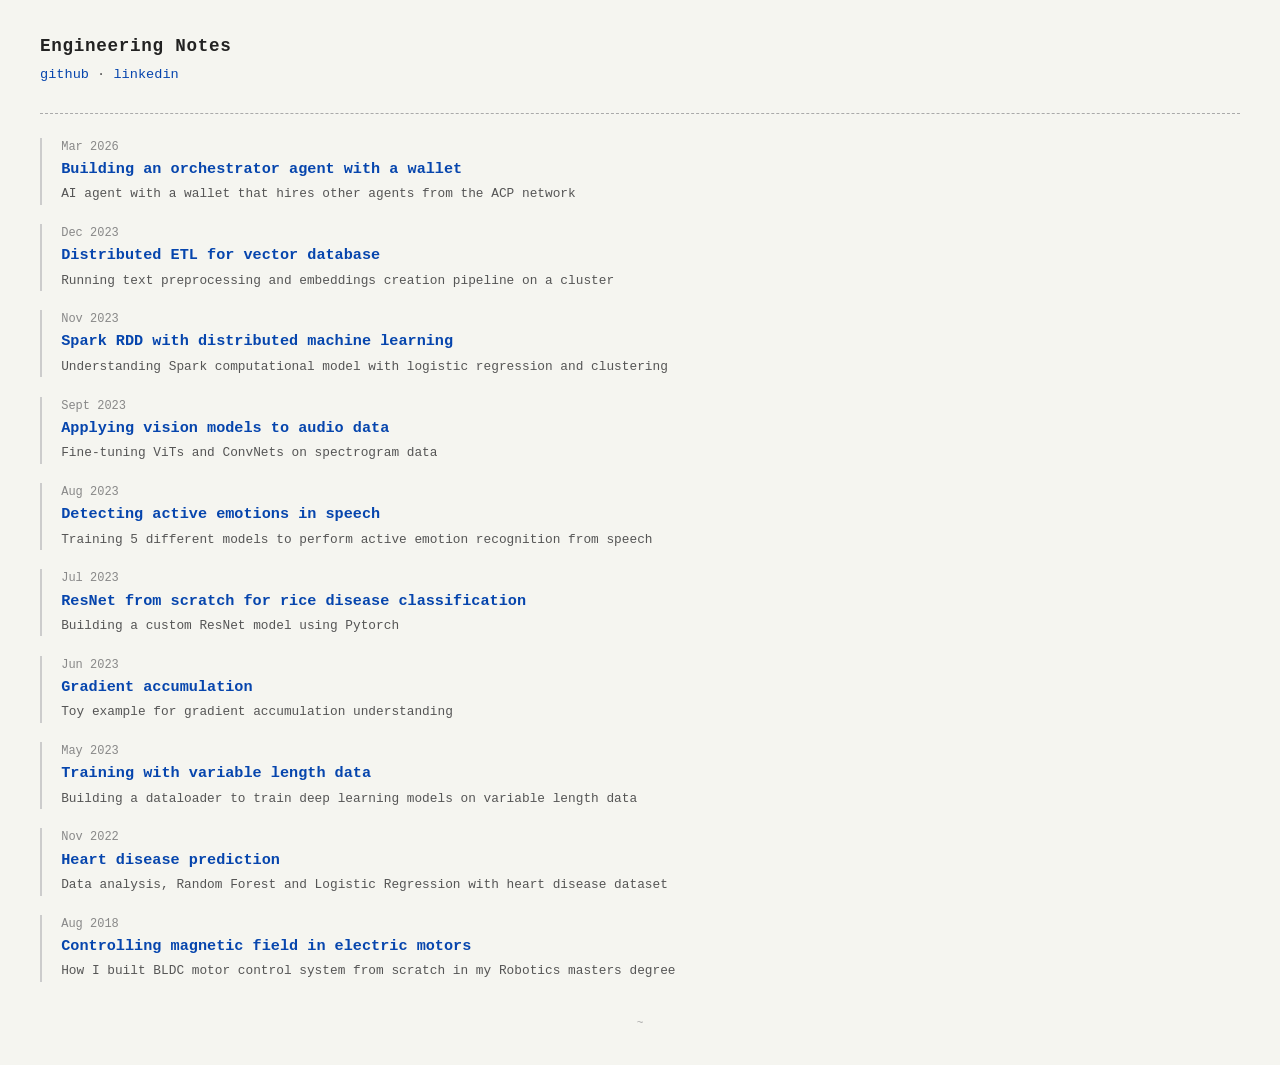
<file: docs/index.html>
<!DOCTYPE html>
<html lang="en">
<head>
<meta charset="utf-8">
<meta name="viewport" content="width=device-width, initial-scale=1.0">
<title>Engineering Notes</title>
<meta name="description" content="Engineering blog and projects — AI agents, deep learning, distributed systems, robotics.">
<style>
* { margin: 0; padding: 0; box-sizing: border-box; }

body {
  font-family: "Courier New", Courier, monospace;
  background: #f5f5f0;
  color: #222;
  line-height: 1.6;
  padding: 2em 1em;
}

#page {
  max-width: 1200px;
  margin: 0 auto;
}

h1 {
  font-size: 1.1em;
  font-weight: bold;
  margin-bottom: 0.2em;
  letter-spacing: 0.04em;
}

.links {
  font-size: 0.85em;
  margin-bottom: 2em;
  color: #555;
}

.links a {
  color: #0645ad;
  text-decoration: none;
}

.links a:hover {
  text-decoration: underline;
}

hr {
  border: none;
  border-top: 1px dashed #aaa;
  margin: 1.5em 0;
}

.entry {
  margin-bottom: 1.2em;
  padding-left: 1.2em;
  border-left: 2px solid #ccc;
}

.entry:hover {
  border-left-color: #0645ad;
}

.entry-title a {
  color: #0645ad;
  text-decoration: none;
  font-size: 0.95em;
  font-weight: bold;
}

.entry-title a:hover {
  text-decoration: underline;
}

.entry-desc {
  font-size: 0.8em;
  color: #555;
  margin-top: 0.15em;
}

.entry-date {
  font-size: 0.75em;
  color: #888;
}

footer {
  margin-top: 3em;
  font-size: 0.7em;
  color: #aaa;
  text-align: center;
}
</style>
</head>
<body>
<div id="page">

<h1>Engineering Notes</h1>
<div class="links">
  <a href="https://github.com/ViktorAnchutin">github</a> &middot;
  <a href="https://www.linkedin.com/in/viktor-anchutin/">linkedin</a>
</div>

<hr>

<div class="entry">
  <div class="entry-date">Mar 2026</div>
  <div class="entry-title"><a href="blog/butler.html">Building an orchestrator agent with a wallet</a></div>
  <div class="entry-desc">AI agent with a wallet that hires other agents from the ACP network</div>
</div>

<div class="entry">
  <div class="entry-date">Dec 2023</div>
  <div class="entry-title"><a href="projects/llm_etl.html">Distributed ETL for vector database</a></div>
  <div class="entry-desc">Running text preprocessing and embeddings creation pipeline on a cluster</div>
</div>

<div class="entry">
  <div class="entry-date">Nov 2023</div>
  <div class="entry-title"><a href="blog/Spark RDD.html">Spark RDD with distributed machine learning</a></div>
  <div class="entry-desc">Understanding Spark computational model with logistic regression and clustering</div>
</div>

<div class="entry">
  <div class="entry-date">Sept 2023</div>
  <div class="entry-title"><a href="blog/Applying_vision_models_to_audio_classification.html">Applying vision models to audio data</a></div>
  <div class="entry-desc">Fine-tuning ViTs and ConvNets on spectrogram data</div>
</div>

<div class="entry">
  <div class="entry-date">Aug 2023</div>
  <div class="entry-title"><a href="projects/Emotional_speech_detection.html">Detecting active emotions in speech</a></div>
  <div class="entry-desc">Training 5 different models to perform active emotion recognition from speech</div>
</div>

<div class="entry">
  <div class="entry-date">Jul 2023</div>
  <div class="entry-title"><a href="projects/mini_resnet_from_scratch_with_pytorch.html">ResNet from scratch for rice disease classification</a></div>
  <div class="entry-desc">Building a custom ResNet model using Pytorch</div>
</div>

<div class="entry">
  <div class="entry-date">Jun 2023</div>
  <div class="entry-title"><a href="blog/gradient_accumulation.html">Gradient accumulation</a></div>
  <div class="entry-desc">Toy example for gradient accumulation understanding</div>
</div>

<div class="entry">
  <div class="entry-date">May 2023</div>
  <div class="entry-title"><a href="blog/variable_length_training.html">Training with variable length data</a></div>
  <div class="entry-desc">Building a dataloader to train deep learning models on variable length data</div>
</div>

<div class="entry">
  <div class="entry-date">Nov 2022</div>
  <div class="entry-title"><a href="projects/Heart_disease_project.html">Heart disease prediction</a></div>
  <div class="entry-desc">Data analysis, Random Forest and Logistic Regression with heart disease dataset</div>
</div>

<div class="entry">
  <div class="entry-date">Aug 2018</div>
  <div class="entry-title"><a href="projects/motor_control.html">Controlling magnetic field in electric motors</a></div>
  <div class="entry-desc">How I built BLDC motor control system from scratch in my Robotics masters degree</div>
</div>

<footer>~</footer>

</div>
</body>
</html>
</file>
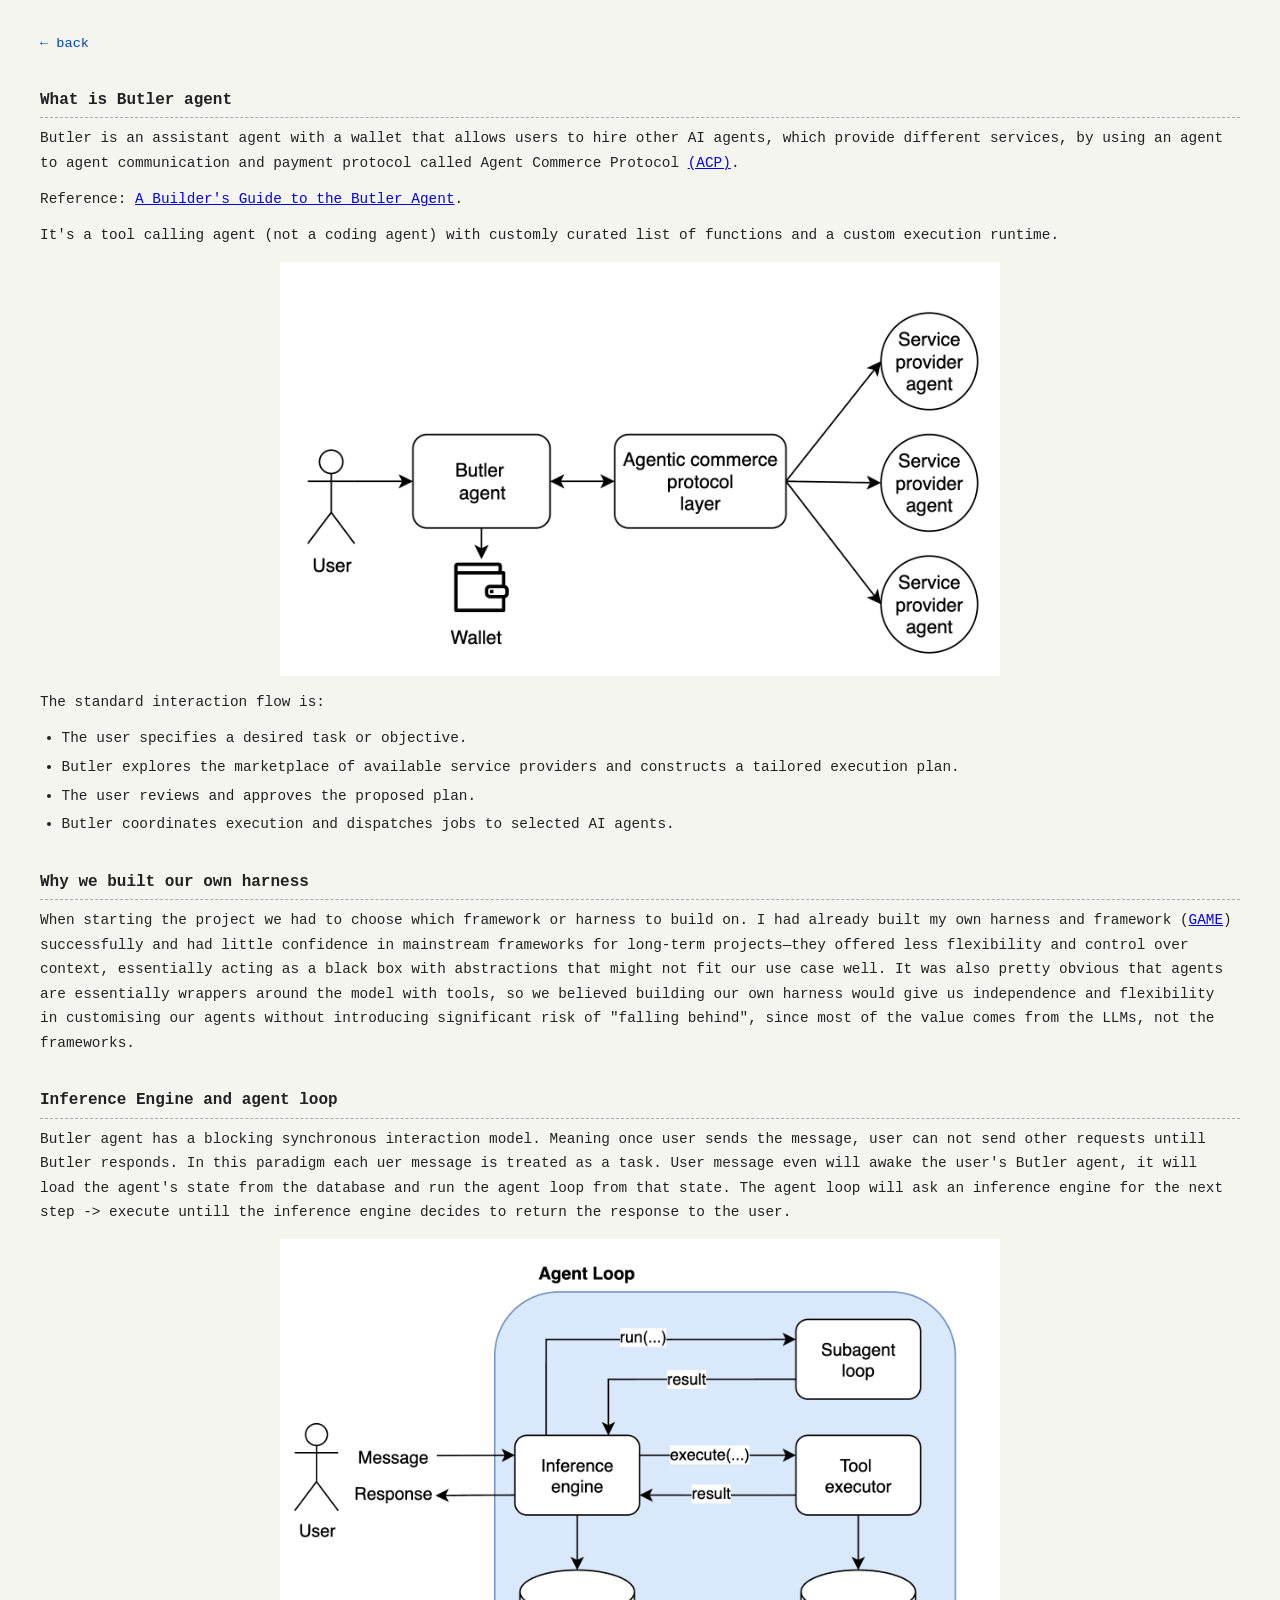
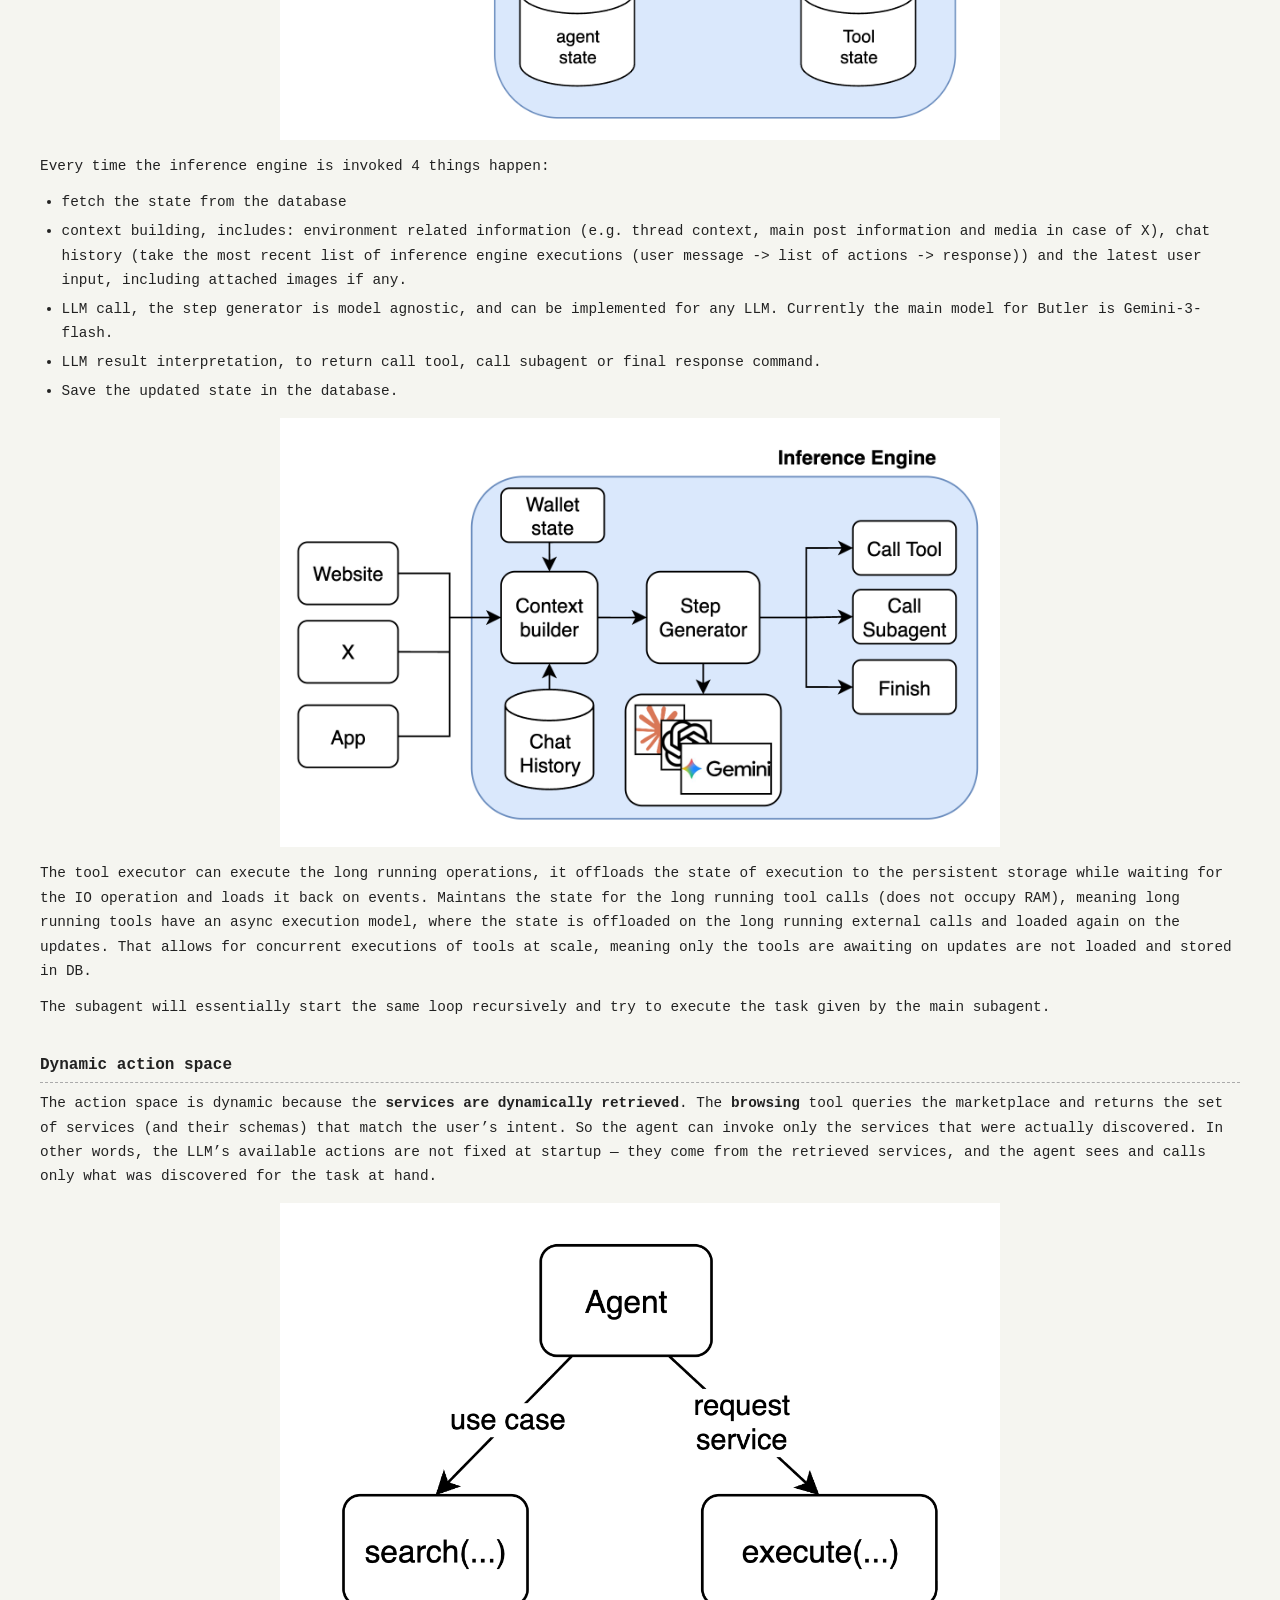
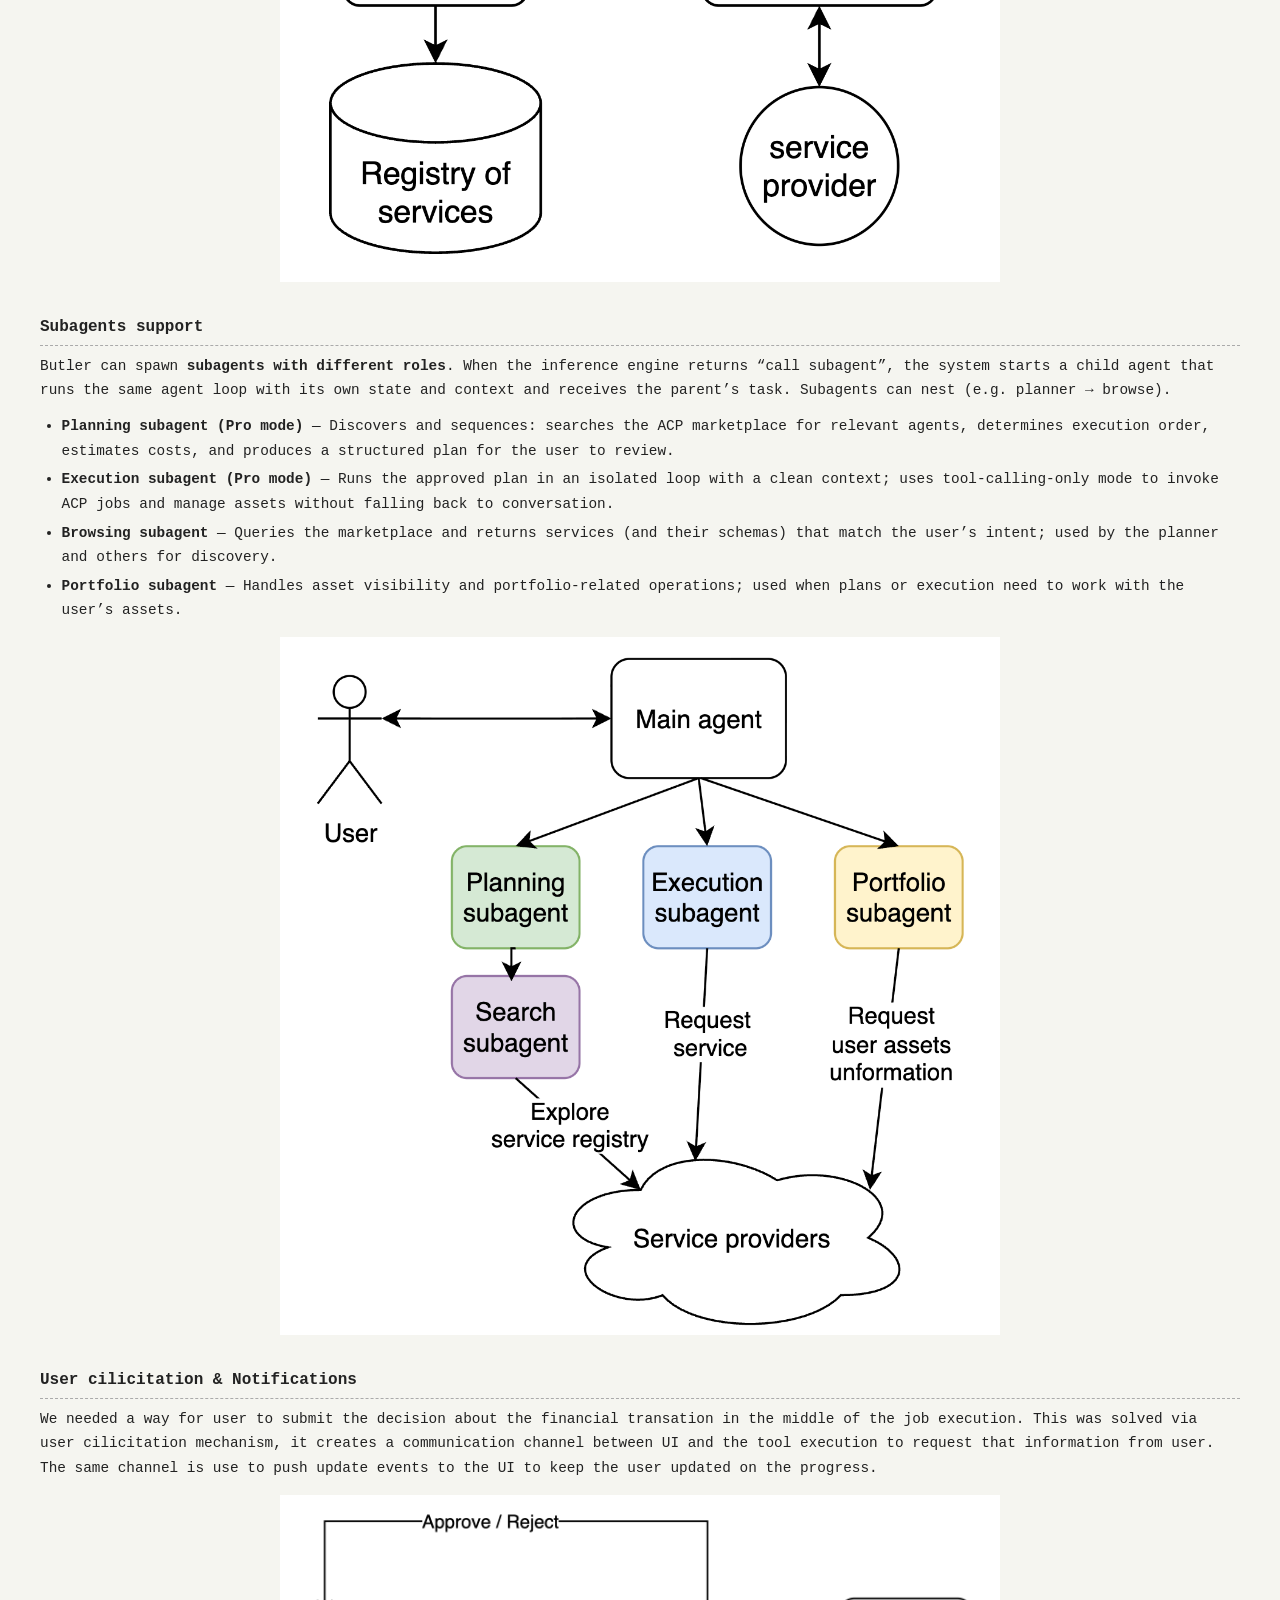
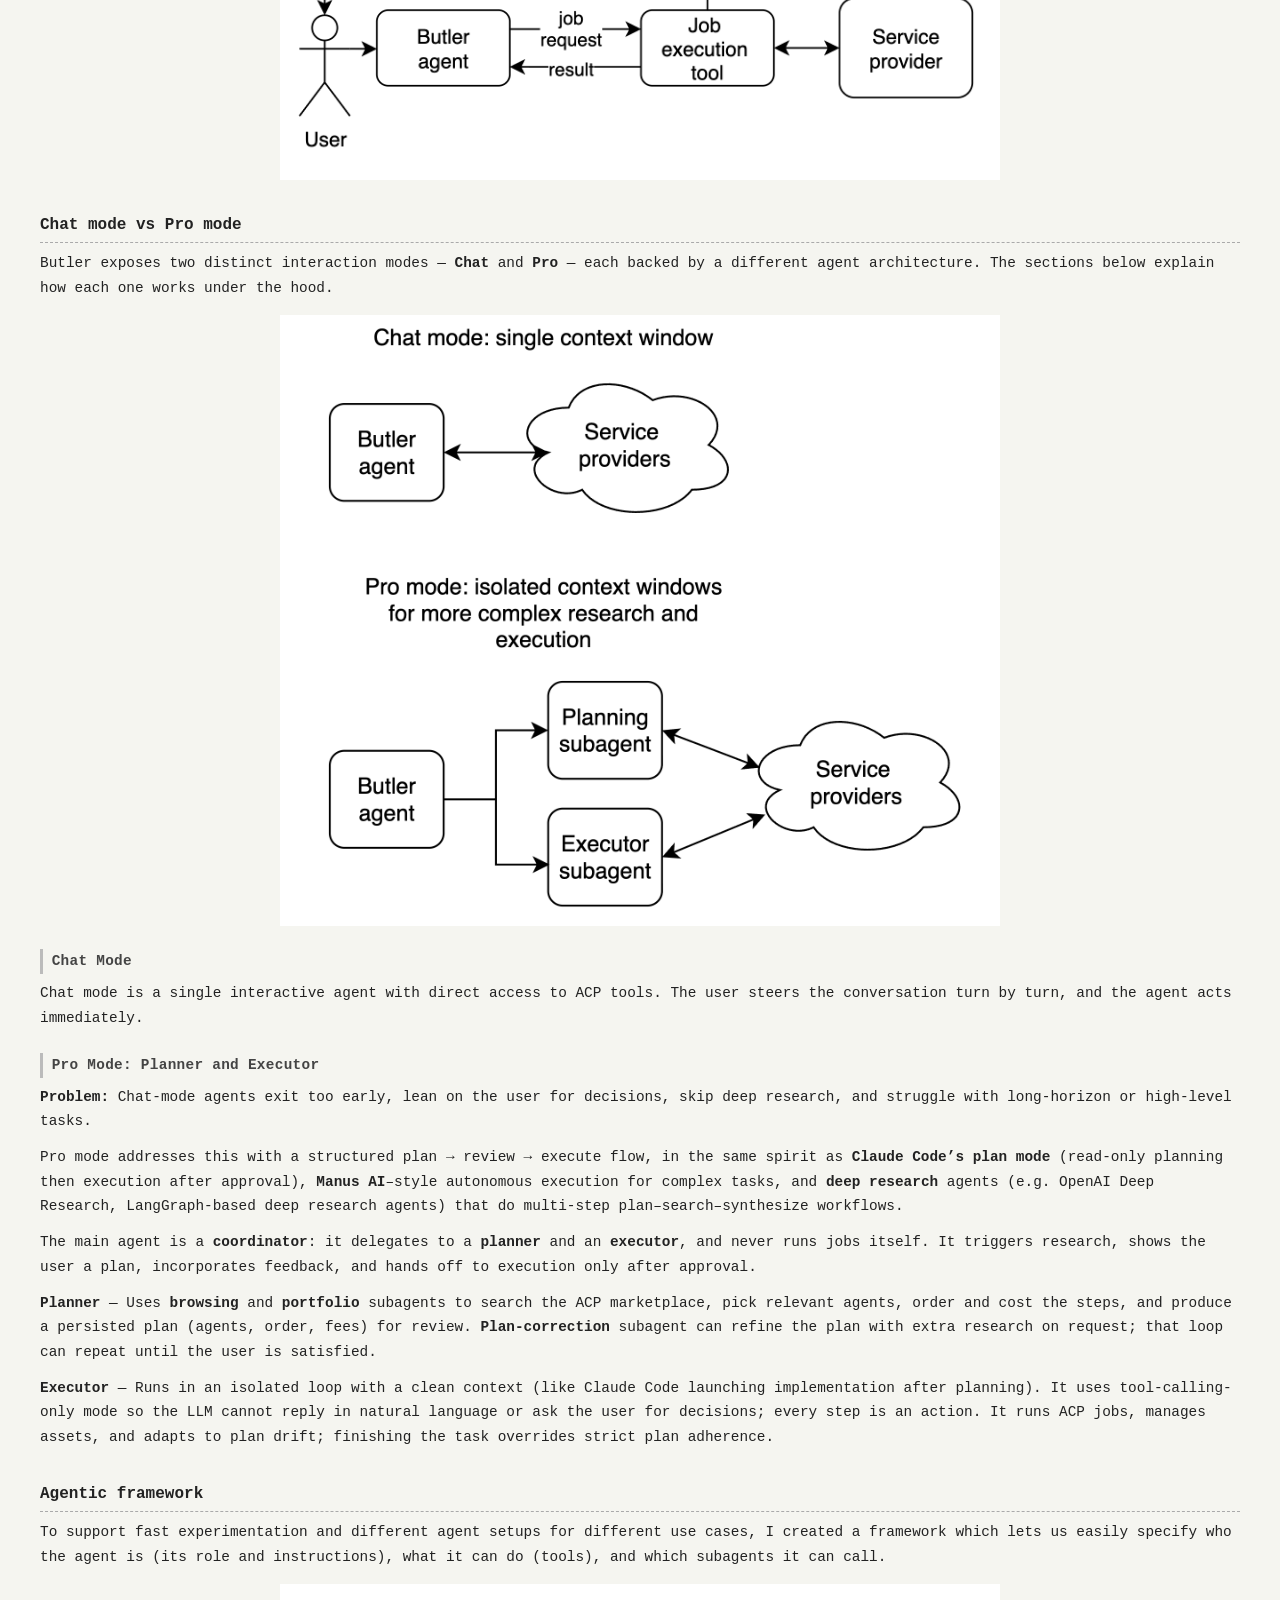
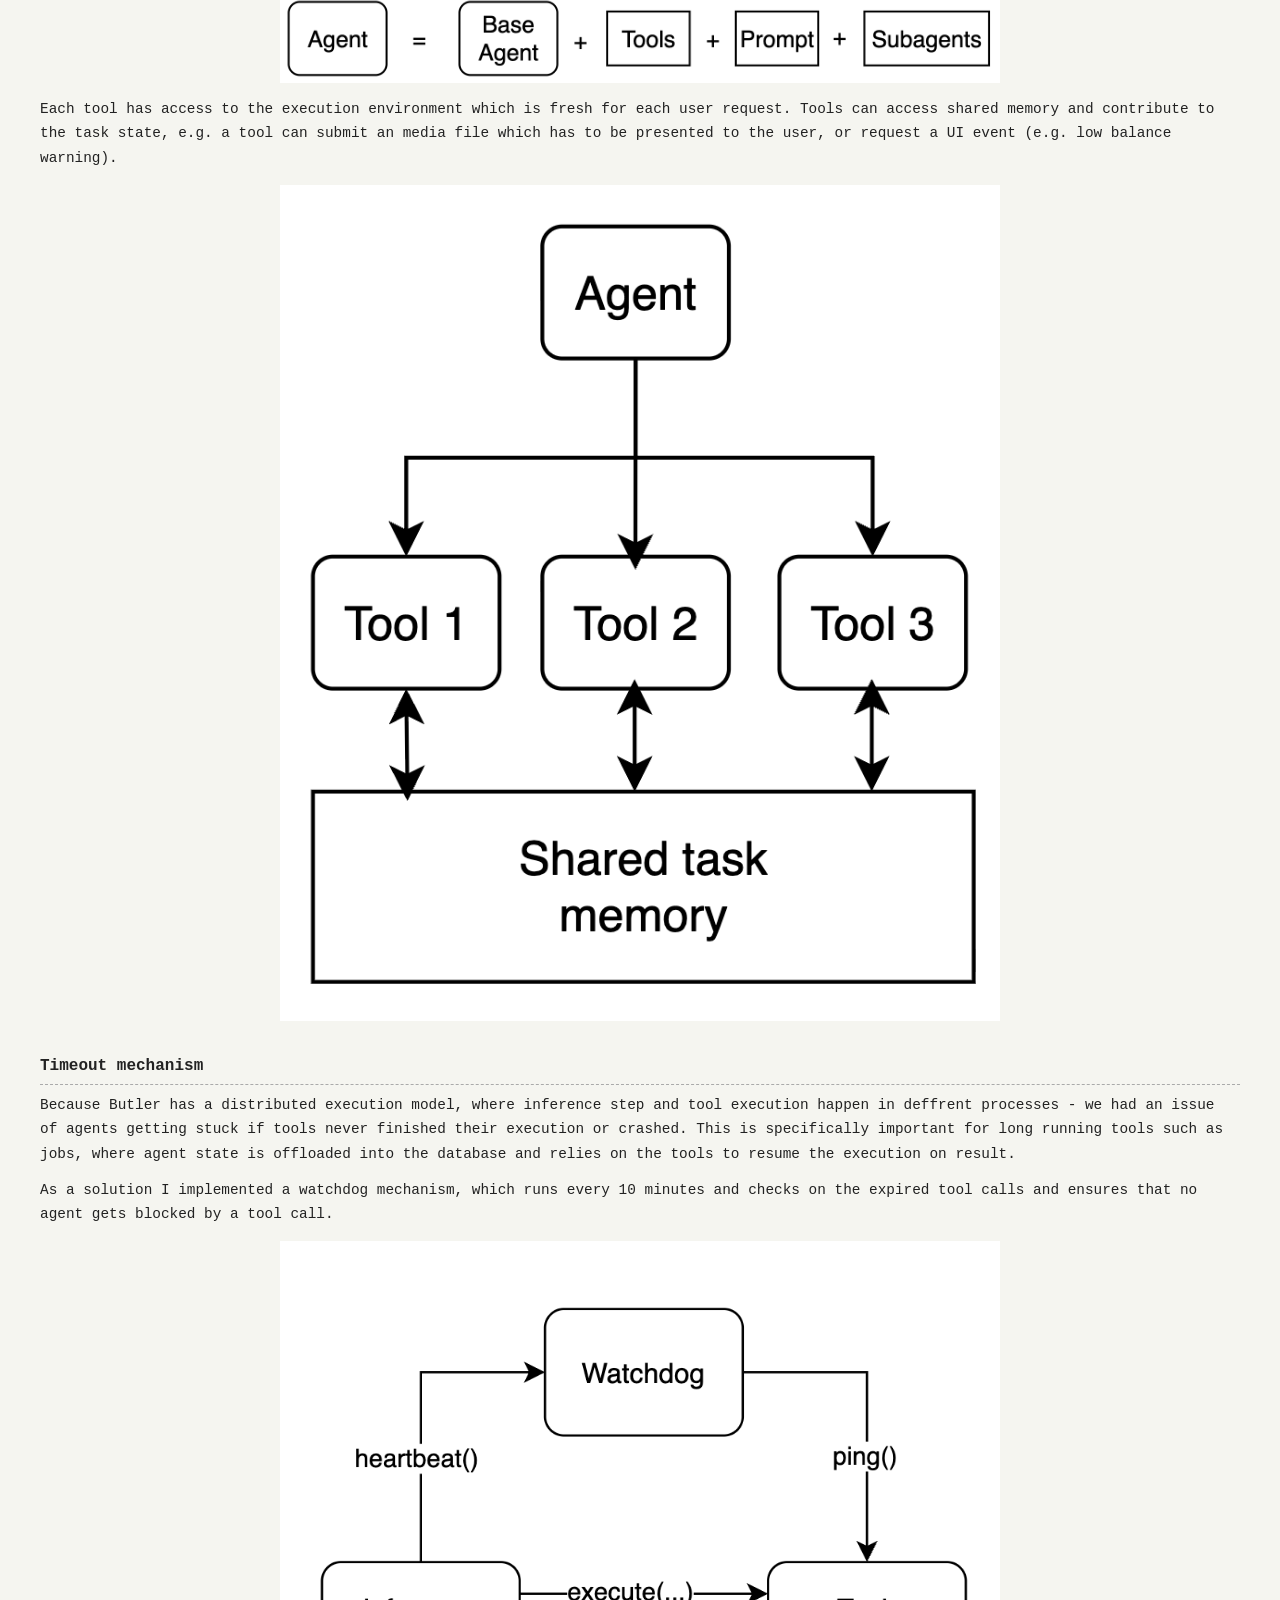
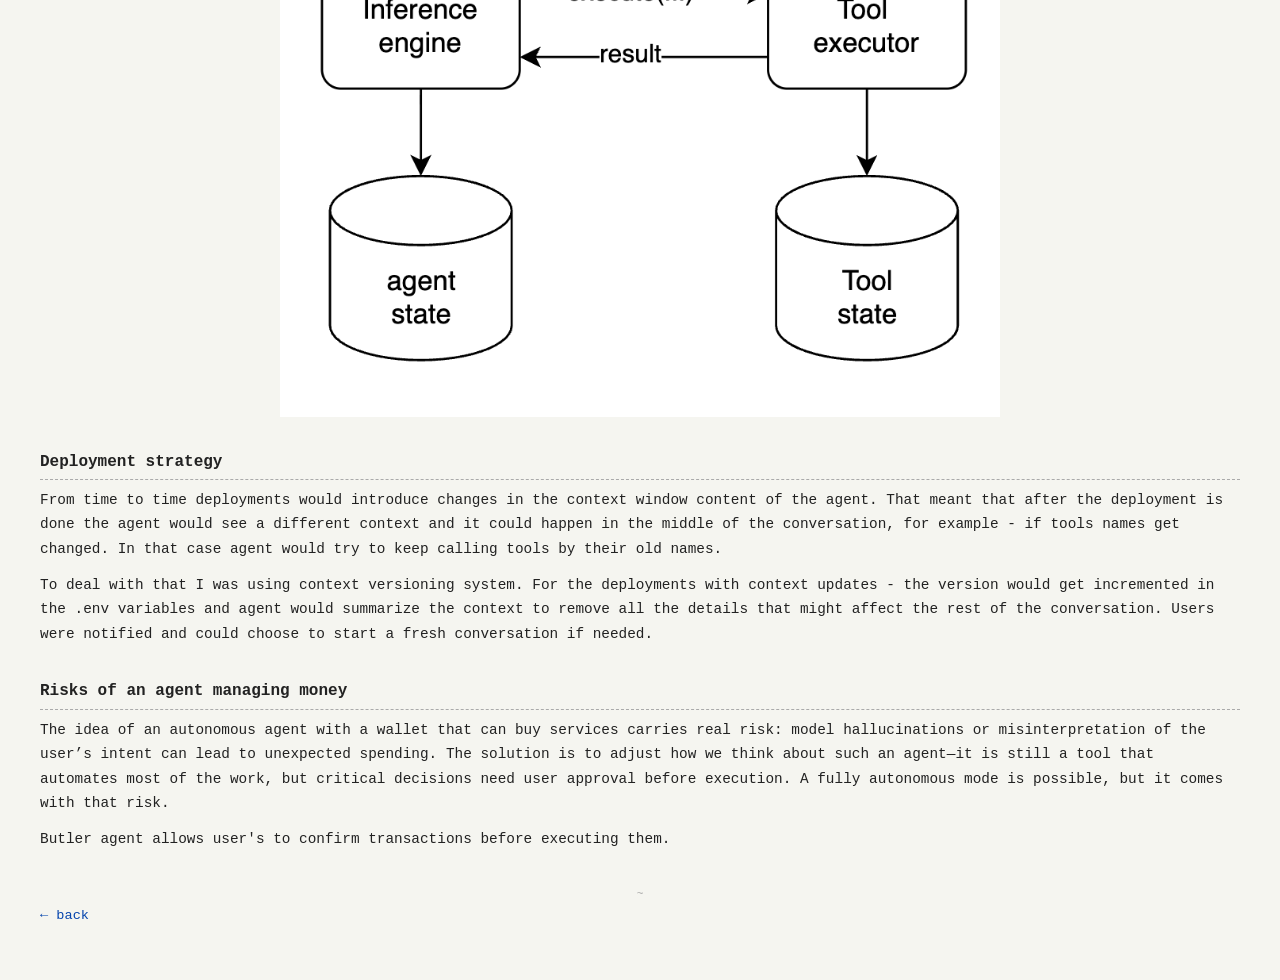
<file: docs/blog/butler.html>
<!DOCTYPE html>
<html lang="en">
<head>
<meta charset="utf-8">
<meta name="viewport" content="width=device-width, initial-scale=1.0">
<meta name="description" content="AI agent with a wallet that hires other agents from the ACP network">
<title>Building an orchestrator agent with a wallet</title>
<style>
* { margin: 0; padding: 0; box-sizing: border-box; }

body {
  font-family: "Courier New", Courier, monospace;
  background: #f5f5f0;
  color: #222;
  line-height: 1.7;
  padding: 2em 1em;
}

#page {
  max-width: 1200px;
  margin: 0 auto;
}

.back {
  font-size: 0.85em;
  margin-bottom: 1.5em;
}

.back a {
  color: #0645ad;
  text-decoration: none;
}

.back a:hover {
  text-decoration: underline;
}

h1 {
  font-size: 1.2em;
  font-weight: bold;
  margin-bottom: 1em;
}

h2 {
  font-size: 1em;
  font-weight: bold;
  margin-top: 2em;
  margin-bottom: 0.5em;
  border-bottom: 1px dashed #aaa;
  padding-bottom: 0.2em;
}

h3 {
  font-size: 0.9em;
  font-weight: 700;
  margin-top: 1.6em;
  margin-bottom: 0.5em;
  color: #444;
  letter-spacing: 0.02em;
  border-left: 3px solid #bbb;
  padding-left: 0.6em;
}

p {
  margin-bottom: 0.8em;
  font-size: 0.9em;
}

ul {
  margin-left: 1.5em;
  margin-bottom: 0.8em;
  font-size: 0.9em;
}

li {
  margin-bottom: 0.3em;
}

strong {
  font-weight: bold;
}

.diagram-placeholder {
  border: 1px dashed #bbb;
  padding: 1em;
  margin: 1em 0;
  text-align: center;
  color: #aaa;
  font-size: 0.8em;
}

footer {
  margin-top: 3em;
  font-size: 0.7em;
  color: #aaa;
  text-align: center;
}

.post-image {
  display: block;
  width: 100%;
  max-width: 720px;
  height: auto;
  margin: 1em auto;
}
</style>
</head>
<body>
<div id="page">

<div class="back"><a href="../index.html">&larr; back</a></div>

<h2>What is Butler agent</h2>
<p>Butler is an assistant agent with a wallet that allows users to hire other AI agents, which provide different services, by using an agent to agent communication and payment protocol called Agent Commerce Protocol <a href="https://app.virtuals.io/research/agent-commerce-protocol">(ACP)</a>.</p>
<p>Reference: <a href="https://whitepaper.virtuals.io/acp/butler-onboarding/a-builders-guide-to-the-butler-agent">A Builder's Guide to the Butler Agent</a>.</p>
<p>It's a tool calling agent (not a coding agent) with customly curated list of functions and a custom execution runtime.</p>

<p><img src="./images/butler/one.png" alt="" class="post-image"></p>

<p>The standard interaction flow is:</p>
<ul>
  <li>The user specifies a desired task or objective.</li>
  <li>Butler explores the marketplace of available service providers and constructs a tailored execution plan.</li>
  <li>The user reviews and approves the proposed plan.</li>
  <li>Butler coordinates execution and dispatches jobs to selected AI agents.</li>
</ul>

<h2>Why we built our own harness</h2>
<p>When starting the project we had to choose which framework or harness to build on. I had already built my own harness and framework (<a href="https://whitepaper.virtuals.io/builders-hub/game-framework">GAME</a>) successfully and had little confidence in mainstream frameworks for long-term projects&mdash;they offered less flexibility and control over context, essentially acting as a black box with abstractions that might not fit our use case well. It was also pretty obvious that agents are essentially wrappers around the model with tools, so we believed building our own harness would give us independence and flexibility in customising our agents without introducing significant risk of "falling behind", since most of the value comes from the LLMs, not the frameworks.</p>

<h2>Inference Engine and agent loop</h2>
<p>Butler agent has a blocking synchronous interaction model. Meaning once user sends the message, user can not send other requests untill Butler responds. In this paradigm each uer message is treated as a task. User message even will awake the user's Butler agent, it will load the agent's state from the database and run the agent loop from that state. The agent loop will ask an inference engine for the next step -&gt; execute untill the inference engine decides to return the response to the user.</p>

<p><img src="./images/butler/loop.png" alt="" class="post-image"></p>

<p>Every time the inference engine is invoked 4 things happen:</p>
<ul>
  <li>fetch the state from the database</li>
  <li>context building, includes: environment related information (e.g. thread context, main post information and media in case of X), chat history (take the most recent list of inference engine executions (user message -&gt; list of actions -&gt; response)) and the latest user input, including attached images if any.</li>
  <li>LLM call, the step generator is model agnostic, and can be implemented for any LLM. Currently the main model for Butler is Gemini-3-flash.</li>
  <li>LLM result interpretation, to return call tool, call subagent or final response command.</li>
  <li>Save the updated state in the database.</li>
</ul>

<p><img src="./images/butler/inference.png" alt="" class="post-image"></p>

<p>The tool executor can execute the long running operations, it offloads the state of execution to the persistent storage while waiting for the IO operation and loads it back on events. Maintans the state for the long running tool calls (does not occupy RAM), meaning long running tools have an async execution model, where the state is offloaded on the long running external calls and loaded again on the updates. That allows for concurrent executions of tools at scale, meaning only the tools are awaiting on updates are not loaded and stored in DB.</p>

<p>The subagent will essentially start the same loop recursively and try to execute the task given by the main subagent.</p>

<h2>Dynamic action space</h2>
<p>The action space is dynamic because the <strong>services are dynamically retrieved</strong>. The <strong>browsing</strong> tool queries the marketplace and returns the set of services (and their schemas) that match the user&rsquo;s intent. So the agent can invoke only the services that were actually discovered. In other words, the LLM&rsquo;s available actions are not fixed at startup &mdash; they come from the retrieved services, and the agent sees and calls only what was discovered for the task at hand.</p>

<p><img src="./images/butler/as.png" alt="" class="post-image"></p>

<h2>Subagents support</h2>
<p>Butler can spawn <strong>subagents with different roles</strong>. When the inference engine returns &ldquo;call subagent&rdquo;, the system starts a child agent that runs the same agent loop with its own state and context and receives the parent&rsquo;s task. Subagents can nest (e.g. planner &rarr; browse).</p>
<ul>
  <li><strong>Planning subagent (Pro mode)</strong> &mdash; Discovers and sequences: searches the ACP marketplace for relevant agents, determines execution order, estimates costs, and produces a structured plan for the user to review.</li>
  <li><strong>Execution subagent (Pro mode)</strong> &mdash; Runs the approved plan in an isolated loop with a clean context; uses tool-calling-only mode to invoke ACP jobs and manage assets without falling back to conversation.</li>
  <li><strong>Browsing subagent</strong> &mdash; Queries the marketplace and returns services (and their schemas) that match the user&rsquo;s intent; used by the planner and others for discovery.</li>
  <li><strong>Portfolio subagent</strong> &mdash; Handles asset visibility and portfolio-related operations; used when plans or execution need to work with the user&rsquo;s assets.</li>
</ul>

<p><img src="./images/butler/subagents.png" alt="" class="post-image"></p>

<h2>User cilicitation &amp; Notifications</h2>
<p>We needed a way for user to submit the decision about the financial transation in the middle of the job execution. This was solved via user cilicitation mechanism, it creates a communication channel between UI and the tool execution to request that information from user. The same channel is use to push update events to the UI to keep the user updated on the progress.</p>

<p><img src="./images/butler/user_input.png" alt="" class="post-image"></p>

<h2>Chat mode vs Pro mode</h2>
<p>Butler exposes two distinct interaction modes &mdash; <strong>Chat</strong> and <strong>Pro</strong> &mdash; each backed by a different agent architecture. The sections below explain how each one works under the hood.</p>

<p><img src="./images/butler/pro.png" alt="" class="post-image"></p>

<h3>Chat Mode</h3>
<p>Chat mode is a single interactive agent with direct access to ACP tools. The user steers the conversation turn by turn, and the agent acts immediately.</p>

<h3>Pro Mode: Planner and Executor</h3>
<p><strong>Problem:</strong> Chat-mode agents exit too early, lean on the user for decisions, skip deep research, and struggle with long-horizon or high-level tasks.</p>
<p>Pro mode addresses this with a structured plan &rarr; review &rarr; execute flow, in the same spirit as <strong>Claude Code&rsquo;s plan mode</strong> (read-only planning then execution after approval), <strong>Manus AI</strong>&ndash;style autonomous execution for complex tasks, and <strong>deep research</strong> agents (e.g. OpenAI Deep Research, LangGraph-based deep research agents) that do multi-step plan&ndash;search&ndash;synthesize workflows.</p>
<p>The main agent is a <strong>coordinator</strong>: it delegates to a <strong>planner</strong> and an <strong>executor</strong>, and never runs jobs itself. It triggers research, shows the user a plan, incorporates feedback, and hands off to execution only after approval.</p>
<p><strong>Planner</strong> &mdash; Uses <strong>browsing</strong> and <strong>portfolio</strong> subagents to search the ACP marketplace, pick relevant agents, order and cost the steps, and produce a persisted plan (agents, order, fees) for review. <strong>Plan-correction</strong> subagent can refine the plan with extra research on request; that loop can repeat until the user is satisfied.</p>
<p><strong>Executor</strong> &mdash; Runs in an isolated loop with a clean context (like Claude Code launching implementation after planning). It uses tool-calling-only mode so the LLM cannot reply in natural language or ask the user for decisions; every step is an action. It runs ACP jobs, manages assets, and adapts to plan drift; finishing the task overrides strict plan adherence.</p>

<h2>Agentic framework</h2>
<p>To support fast experimentation and different agent setups for different use cases, I created a framework which lets us easily specify who the agent is (its role and instructions), what it can do (tools), and which subagents it can call.</p>

<p><img src="./images/butler/definition.png" alt="" class="post-image"></p>

<p>Each tool has access to the execution environment which is fresh for each user request. Tools can access shared memory and contribute to the task state, e.g. a tool can submit an media file which has to be presented to the user, or request a UI event (e.g. low balance warning).</p>

<p><img src="./images/butler/env.png" alt="" class="post-image"></p>

<h2>Timeout mechanism</h2>
<p>Because Butler has a distributed execution model, where inference step and tool execution happen in deffrent processes - we had an issue of agents getting stuck if tools never finished their execution or crashed. This is specifically important for long running tools such as jobs, where agent state is offloaded into the database and relies on the tools to resume the execution on result.</p>
<p>As a solution I implemented a watchdog mechanism, which runs every 10 minutes and checks on the expired tool calls and ensures that no agent gets blocked by a tool call.</p>

<p><img src="./images/butler/timeout.png" alt="" class="post-image"></p>

<h2>Deployment strategy</h2>
<p>From time to time deployments would introduce changes in the context window content of the agent. That meant that after the deployment is done the agent would see a different context and it could happen in the middle of the conversation, for example - if tools names get changed. In that case agent would try to keep calling tools by their old names.</p>
<p>To deal with that I was using context versioning system. For the deployments with context updates - the version would get incremented in the .env variables and agent would summarize the context to remove all the details that might affect the rest of the conversation. Users were notified and could choose to start a fresh conversation if needed.</p>

<h2>Risks of an agent managing money</h2>
<p>The idea of an autonomous agent with a wallet that can buy services carries real risk: model hallucinations or misinterpretation of the user&rsquo;s intent can lead to unexpected spending. The solution is to adjust how we think about such an agent&mdash;it is still a tool that automates most of the work, but critical decisions need user approval before execution. A fully autonomous mode is possible, but it comes with that risk.</p>
<p>Butler agent allows user's to confirm transactions before executing them.</p>

<footer>~</footer>

<div class="back"><a href="../index.html">&larr; back</a></div>

</div>
</body>
</html>
</file>
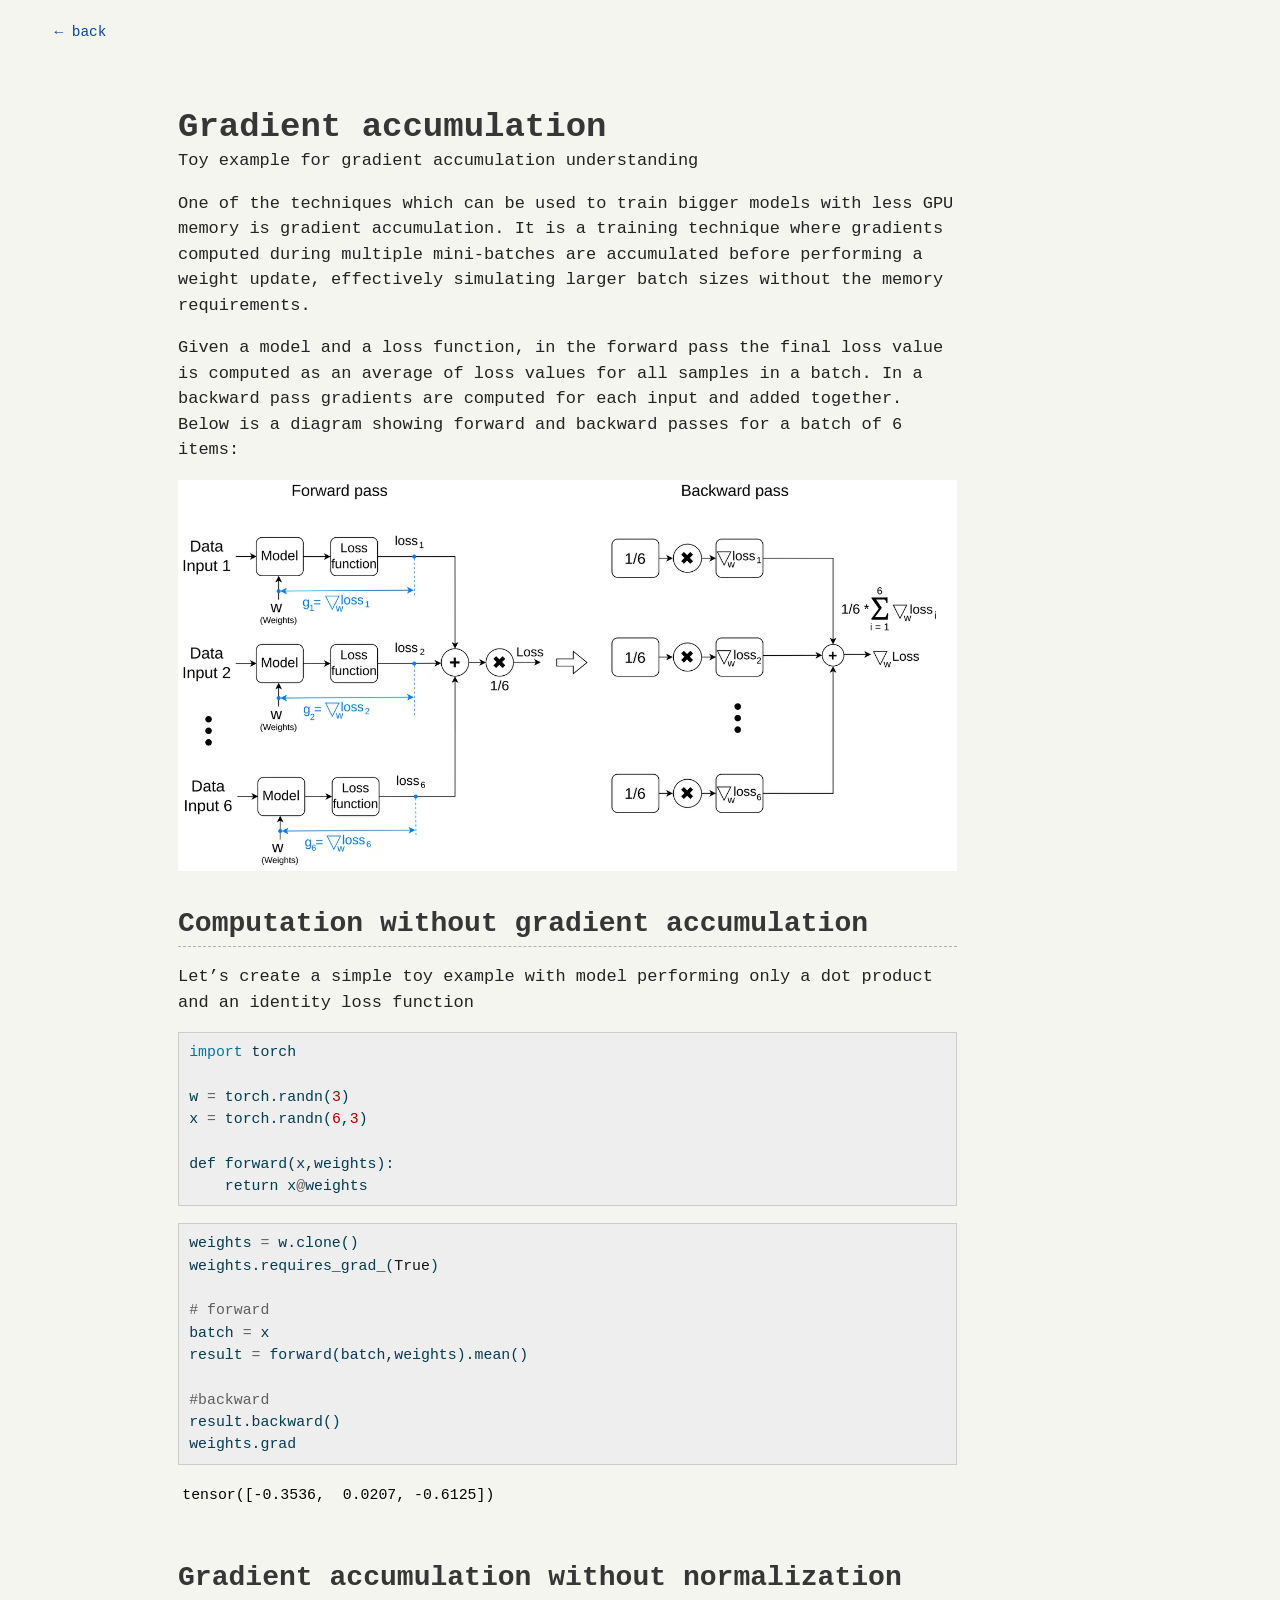
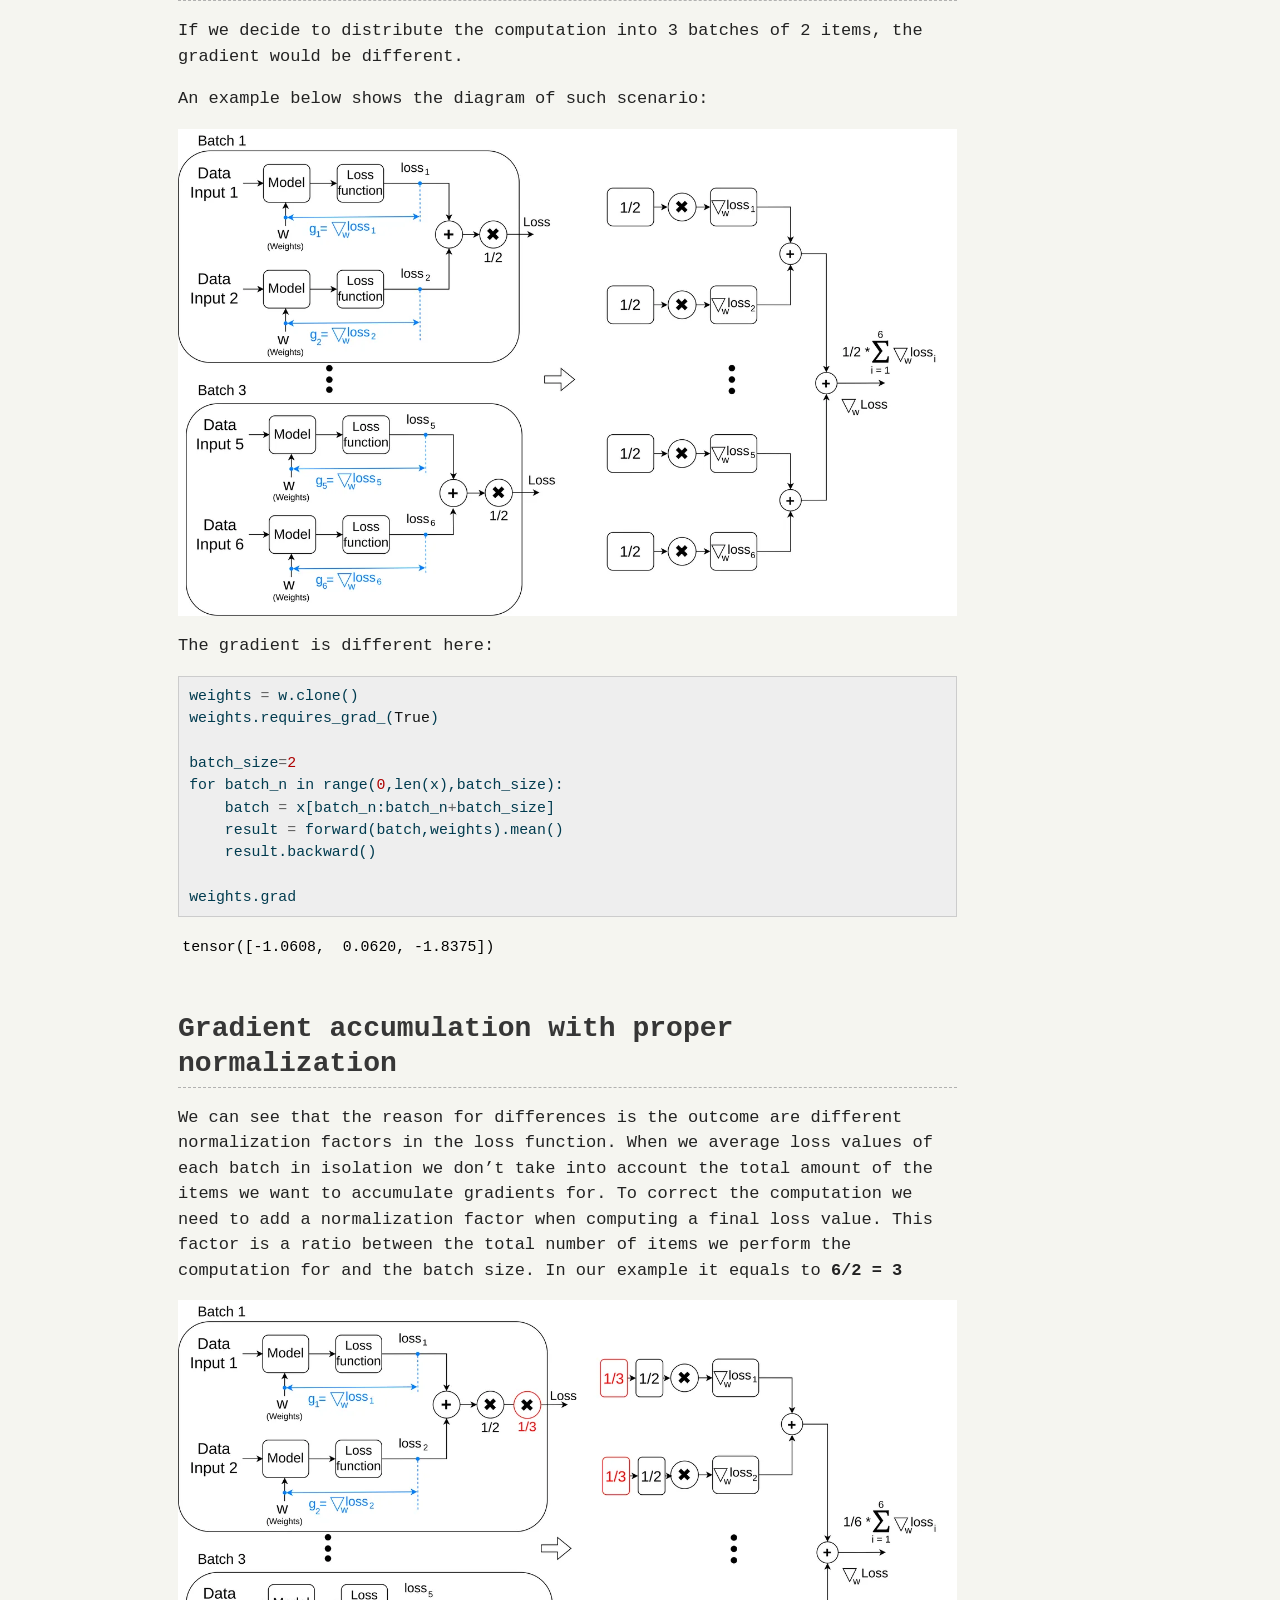
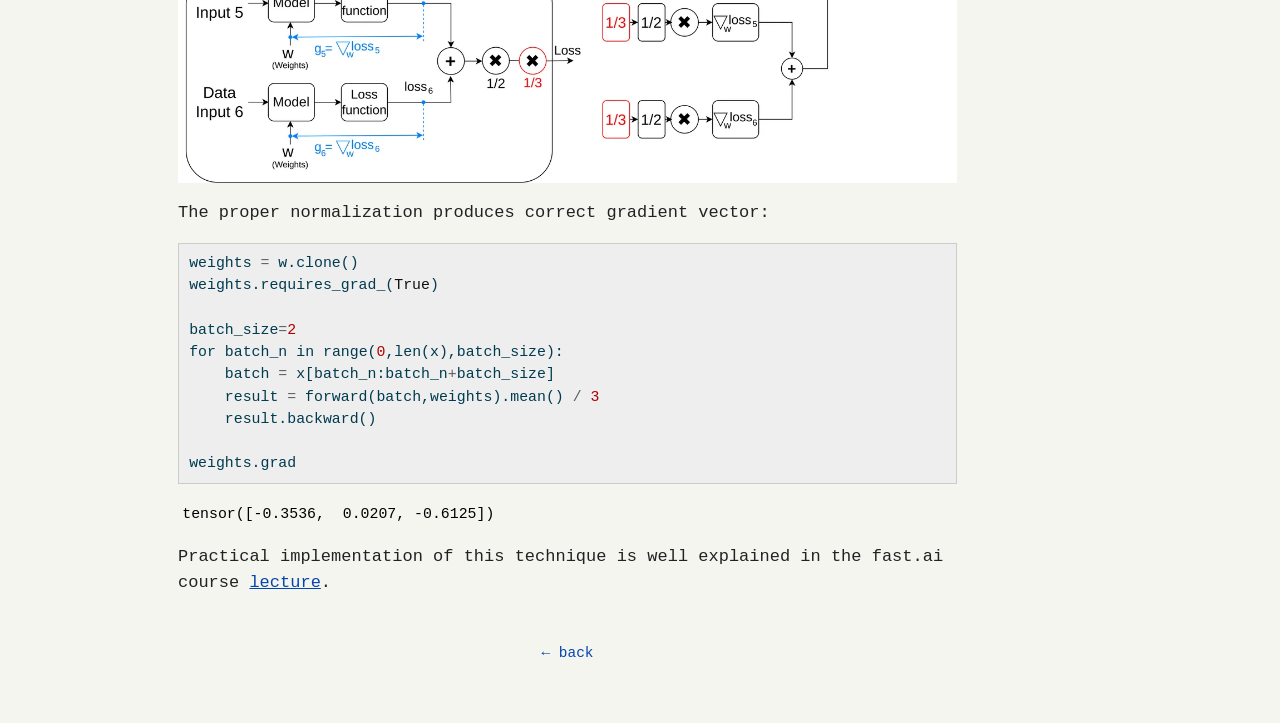
<file: docs/blog/gradient_accumulation.html>
<!DOCTYPE html>
<html xmlns="http://www.w3.org/1999/xhtml" lang="en" xml:lang="en"><head>

<meta charset="utf-8">
<meta name="generator" content="quarto-1.3.433">

<meta name="viewport" content="width=device-width, initial-scale=1.0, user-scalable=yes">

<meta name="description" content="Toy example for gradient accumulation understanding">

<title>Engineering notes - Gradient accumulation</title>
<style>
code{white-space: pre-wrap;}
span.smallcaps{font-variant: small-caps;}
div.columns{display: flex; gap: min(4vw, 1.5em);}
div.column{flex: auto; overflow-x: auto;}
div.hanging-indent{margin-left: 1.5em; text-indent: -1.5em;}
ul.task-list{list-style: none;}
ul.task-list li input[type="checkbox"] {
  width: 0.8em;
  margin: 0 0.8em 0.2em -1em; /* quarto-specific, see https://github.com/quarto-dev/quarto-cli/issues/4556 */ 
  vertical-align: middle;
}
/* CSS for syntax highlighting */
pre > code.sourceCode { white-space: pre; position: relative; }
pre > code.sourceCode > span { display: inline-block; line-height: 1.25; }
pre > code.sourceCode > span:empty { height: 1.2em; }
.sourceCode { overflow: visible; }
code.sourceCode > span { color: inherit; text-decoration: inherit; }
div.sourceCode { margin: 1em 0; }
pre.sourceCode { margin: 0; }
@media screen {
div.sourceCode { overflow: auto; }
}
@media print {
pre > code.sourceCode { white-space: pre-wrap; }
pre > code.sourceCode > span { text-indent: -5em; padding-left: 5em; }
}
pre.numberSource code
  { counter-reset: source-line 0; }
pre.numberSource code > span
  { position: relative; left: -4em; counter-increment: source-line; }
pre.numberSource code > span > a:first-child::before
  { content: counter(source-line);
    position: relative; left: -1em; text-align: right; vertical-align: baseline;
    border: none; display: inline-block;
    -webkit-touch-callout: none; -webkit-user-select: none;
    -khtml-user-select: none; -moz-user-select: none;
    -ms-user-select: none; user-select: none;
    padding: 0 4px; width: 4em;
  }
pre.numberSource { margin-left: 3em;  padding-left: 4px; }
div.sourceCode
  {   }
@media screen {
pre > code.sourceCode > span > a:first-child::before { text-decoration: underline; }
}
</style>


<script src="../site_libs/quarto-nav/quarto-nav.js"></script>
<script src="../site_libs/quarto-nav/headroom.min.js"></script>
<script src="../site_libs/clipboard/clipboard.min.js"></script>
<script src="../site_libs/quarto-search/autocomplete.umd.js"></script>
<script src="../site_libs/quarto-search/fuse.min.js"></script>
<script src="../site_libs/quarto-search/quarto-search.js"></script>
<meta name="quarto:offset" content="../">
<script src="../site_libs/quarto-html/quarto.js"></script>
<script src="../site_libs/quarto-html/popper.min.js"></script>
<script src="../site_libs/quarto-html/tippy.umd.min.js"></script>
<script src="../site_libs/quarto-html/anchor.min.js"></script>
<link href="../site_libs/quarto-html/tippy.css" rel="stylesheet">
<link href="../site_libs/quarto-html/quarto-syntax-highlighting.css" rel="stylesheet" id="quarto-text-highlighting-styles">
<script src="../site_libs/bootstrap/bootstrap.min.js"></script>
<link href="../site_libs/bootstrap/bootstrap-icons.css" rel="stylesheet">
<link href="../site_libs/bootstrap/bootstrap.min.css" rel="stylesheet" id="quarto-bootstrap" data-mode="light">
<script id="quarto-search-options" type="application/json">{
  "location": "navbar",
  "copy-button": false,
  "collapse-after": 3,
  "panel-placement": "end",
  "type": "overlay",
  "limit": 20,
  "language": {
    "search-no-results-text": "No results",
    "search-matching-documents-text": "matching documents",
    "search-copy-link-title": "Copy link to search",
    "search-hide-matches-text": "Hide additional matches",
    "search-more-match-text": "more match in this document",
    "search-more-matches-text": "more matches in this document",
    "search-clear-button-title": "Clear",
    "search-detached-cancel-button-title": "Cancel",
    "search-submit-button-title": "Submit",
    "search-label": "Search"
  }
}</script>

<link rel="stylesheet" href="../styles.css">
</head>

<body class="nav-fixed">

<div id="quarto-search-results"></div>
  <header id="quarto-header" class="headroom fixed-top">
    <nav class="navbar navbar-expand-lg navbar-dark ">
      <div class="navbar-container container-fluid">
      <div class="navbar-brand-container">
    <a class="navbar-brand" href="../index.html">
    <span class="navbar-title">Engineering notes</span>
    </a>
  </div>
            <div id="quarto-search" class="" title="Search"></div>
          <button class="navbar-toggler" type="button" data-bs-toggle="collapse" data-bs-target="#navbarCollapse" aria-controls="navbarCollapse" aria-expanded="false" aria-label="Toggle navigation" onclick="if (window.quartoToggleHeadroom) { window.quartoToggleHeadroom(); }">
  <span class="navbar-toggler-icon"></span>
</button>
          <div class="collapse navbar-collapse" id="navbarCollapse">
            <ul class="navbar-nav navbar-nav-scroll me-auto">
  <li class="nav-item">
    <a class="nav-link" href="../index.html" rel="" target="">
 <span class="menu-text">Home</span></a>
  </li>  
  <li class="nav-item">
    <a class="nav-link" href="../projects.html" rel="" target="">
 <span class="menu-text">Projects</span></a>
  </li>  
  <li class="nav-item">
    <a class="nav-link" href="../blog.html" rel="" target="">
 <span class="menu-text">Blog</span></a>
  </li>  
</ul>
            <div class="quarto-navbar-tools ms-auto">
</div>
          </div> <!-- /navcollapse -->
      </div> <!-- /container-fluid -->
    </nav>
</header>
<!-- content -->
<div class="back-link"><a href="../index.html">&larr; back</a></div>
<div id="quarto-content" class="quarto-container page-columns page-rows-contents page-layout-article page-navbar">
<!-- sidebar -->
<!-- margin-sidebar -->
    <div id="quarto-margin-sidebar" class="sidebar margin-sidebar">
        <nav id="TOC" role="doc-toc" class="toc-active">
    <h2 id="toc-title">On this page</h2>
   
  <ul>
  <li><a href="#computation-without-gradient-accumulation" id="toc-computation-without-gradient-accumulation" class="nav-link active" data-scroll-target="#computation-without-gradient-accumulation">Computation without gradient accumulation</a></li>
  <li><a href="#gradient-accumulation-without-normalization" id="toc-gradient-accumulation-without-normalization" class="nav-link" data-scroll-target="#gradient-accumulation-without-normalization">Gradient accumulation without normalization</a></li>
  <li><a href="#gradient-accumulation-with-proper-normalization" id="toc-gradient-accumulation-with-proper-normalization" class="nav-link" data-scroll-target="#gradient-accumulation-with-proper-normalization">Gradient accumulation with proper normalization</a></li>
  </ul>
</nav>
    </div>
<!-- main -->
<main class="content" id="quarto-document-content">

<header id="title-block-header" class="quarto-title-block default">
<div class="quarto-title">
<h1 class="title">Gradient accumulation</h1>
</div>

<div>
  <div class="description">
    Toy example for gradient accumulation understanding
  </div>
</div>


<div class="quarto-title-meta">

    
  
    
  </div>
  

</header>

<p>One of the techniques which can be used to train bigger models with less GPU memory is gradient accumulation. It is a training technique where gradients computed during multiple mini-batches are accumulated before performing a weight update, effectively simulating larger batch sizes without the memory requirements.</p>
<p>Given a model and a loss function, in the forward pass the final loss value is computed as an average of loss values for all samples in a batch. In a backward pass gradients are computed for each input and added together. Below is a diagram showing forward and backward passes for a batch of 6 items:</p>
<p><picture><source srcset="./images/ga1_1.webp" type="image/webp"><img src="./images/ga1_1.png" class="img-fluid" alt="Forward and backward pass for a batch of 6 items" decoding="async" fetchpriority="high"></picture></p>
<section id="computation-without-gradient-accumulation" class="level2">
<h2 class="anchored" data-anchor-id="computation-without-gradient-accumulation">Computation without gradient accumulation</h2>
<p>Let’s create a simple toy example with model performing only a dot product and an identity loss function</p>
<div class="cell" data-execution_count="2">
<div class="sourceCode cell-code" id="cb1"><pre class="sourceCode python code-with-copy"><code class="sourceCode python"><span id="cb1-1"><a href="#cb1-1" aria-hidden="true" tabindex="-1"></a><span class="im">import</span> torch</span>
<span id="cb1-2"><a href="#cb1-2" aria-hidden="true" tabindex="-1"></a></span>
<span id="cb1-3"><a href="#cb1-3" aria-hidden="true" tabindex="-1"></a>w <span class="op">=</span> torch.randn(<span class="dv">3</span>)</span>
<span id="cb1-4"><a href="#cb1-4" aria-hidden="true" tabindex="-1"></a>x <span class="op">=</span> torch.randn(<span class="dv">6</span>,<span class="dv">3</span>)</span>
<span id="cb1-5"><a href="#cb1-5" aria-hidden="true" tabindex="-1"></a></span>
<span id="cb1-6"><a href="#cb1-6" aria-hidden="true" tabindex="-1"></a><span class="kw">def</span> forward(x,weights):</span>
<span id="cb1-7"><a href="#cb1-7" aria-hidden="true" tabindex="-1"></a>    <span class="cf">return</span> x<span class="op">@</span>weights</span></code><button title="Copy to Clipboard" class="code-copy-button"><i class="bi"></i></button></pre></div>
</div>
<div class="cell" data-execution_count="3">
<div class="sourceCode cell-code" id="cb2"><pre class="sourceCode python code-with-copy"><code class="sourceCode python"><span id="cb2-1"><a href="#cb2-1" aria-hidden="true" tabindex="-1"></a>weights <span class="op">=</span> w.clone()</span>
<span id="cb2-2"><a href="#cb2-2" aria-hidden="true" tabindex="-1"></a>weights.requires_grad_(<span class="va">True</span>)</span>
<span id="cb2-3"><a href="#cb2-3" aria-hidden="true" tabindex="-1"></a></span>
<span id="cb2-4"><a href="#cb2-4" aria-hidden="true" tabindex="-1"></a><span class="co"># forward</span></span>
<span id="cb2-5"><a href="#cb2-5" aria-hidden="true" tabindex="-1"></a>batch <span class="op">=</span> x</span>
<span id="cb2-6"><a href="#cb2-6" aria-hidden="true" tabindex="-1"></a>result <span class="op">=</span> forward(batch,weights).mean()</span>
<span id="cb2-7"><a href="#cb2-7" aria-hidden="true" tabindex="-1"></a></span>
<span id="cb2-8"><a href="#cb2-8" aria-hidden="true" tabindex="-1"></a><span class="co">#backward</span></span>
<span id="cb2-9"><a href="#cb2-9" aria-hidden="true" tabindex="-1"></a>result.backward()</span>
<span id="cb2-10"><a href="#cb2-10" aria-hidden="true" tabindex="-1"></a>weights.grad</span></code><button title="Copy to Clipboard" class="code-copy-button"><i class="bi"></i></button></pre></div>
<div class="cell-output cell-output-display" data-execution_count="3">
<pre><code>tensor([-0.3536,  0.0207, -0.6125])</code></pre>
</div>
</div>
</section>
<section id="gradient-accumulation-without-normalization" class="level2">
<h2 class="anchored" data-anchor-id="gradient-accumulation-without-normalization">Gradient accumulation without normalization</h2>
<p>If we decide to distribute the computation into 3 batches of 2 items, the gradient would be different.</p>
<p>An example below shows the diagram of such scenario:</p>
<p><picture><source srcset="./images/ga_2.webp" type="image/webp"><img src="./images/ga_2.png" class="img-fluid" alt="Gradient accumulation without normalization" loading="lazy" decoding="async"></picture></p>
<p>The gradient is different here:</p>
<div class="cell" data-execution_count="4">
<div class="sourceCode cell-code" id="cb4"><pre class="sourceCode python code-with-copy"><code class="sourceCode python"><span id="cb4-1"><a href="#cb4-1" aria-hidden="true" tabindex="-1"></a>weights <span class="op">=</span> w.clone()</span>
<span id="cb4-2"><a href="#cb4-2" aria-hidden="true" tabindex="-1"></a>weights.requires_grad_(<span class="va">True</span>)</span>
<span id="cb4-3"><a href="#cb4-3" aria-hidden="true" tabindex="-1"></a></span>
<span id="cb4-4"><a href="#cb4-4" aria-hidden="true" tabindex="-1"></a>batch_size<span class="op">=</span><span class="dv">2</span></span>
<span id="cb4-5"><a href="#cb4-5" aria-hidden="true" tabindex="-1"></a><span class="cf">for</span> batch_n <span class="kw">in</span> <span class="bu">range</span>(<span class="dv">0</span>,<span class="bu">len</span>(x),batch_size):</span>
<span id="cb4-6"><a href="#cb4-6" aria-hidden="true" tabindex="-1"></a>    batch <span class="op">=</span> x[batch_n:batch_n<span class="op">+</span>batch_size]</span>
<span id="cb4-7"><a href="#cb4-7" aria-hidden="true" tabindex="-1"></a>    result <span class="op">=</span> forward(batch,weights).mean() </span>
<span id="cb4-8"><a href="#cb4-8" aria-hidden="true" tabindex="-1"></a>    result.backward()</span>
<span id="cb4-9"><a href="#cb4-9" aria-hidden="true" tabindex="-1"></a></span>
<span id="cb4-10"><a href="#cb4-10" aria-hidden="true" tabindex="-1"></a>weights.grad</span></code><button title="Copy to Clipboard" class="code-copy-button"><i class="bi"></i></button></pre></div>
<div class="cell-output cell-output-display" data-execution_count="4">
<pre><code>tensor([-1.0608,  0.0620, -1.8375])</code></pre>
</div>
</div>
</section>
<section id="gradient-accumulation-with-proper-normalization" class="level2">
<h2 class="anchored" data-anchor-id="gradient-accumulation-with-proper-normalization">Gradient accumulation with proper normalization</h2>
<p>We can see that the reason for differences is the outcome are different normalization factors in the loss function. When we average loss values of each batch in isolation we don’t take into account the total amount of the items we want to accumulate gradients for. To correct the computation we need to add a normalization factor when computing a final loss value. This factor is a ratio between the total number of items we perform the computation for and the batch size. In our example it equals to <strong>6/2 = 3</strong></p>
<p><picture><source srcset="./images/ga3.webp" type="image/webp"><img src="./images/ga3.png" class="img-fluid" alt="Gradient accumulation with proper normalization" loading="lazy" decoding="async"></picture></p>
<p>The proper normalization produces correct gradient vector:</p>
<div class="cell" data-execution_count="5">
<div class="sourceCode cell-code" id="cb6"><pre class="sourceCode python code-with-copy"><code class="sourceCode python"><span id="cb6-1"><a href="#cb6-1" aria-hidden="true" tabindex="-1"></a>weights <span class="op">=</span> w.clone()</span>
<span id="cb6-2"><a href="#cb6-2" aria-hidden="true" tabindex="-1"></a>weights.requires_grad_(<span class="va">True</span>)</span>
<span id="cb6-3"><a href="#cb6-3" aria-hidden="true" tabindex="-1"></a></span>
<span id="cb6-4"><a href="#cb6-4" aria-hidden="true" tabindex="-1"></a>batch_size<span class="op">=</span><span class="dv">2</span></span>
<span id="cb6-5"><a href="#cb6-5" aria-hidden="true" tabindex="-1"></a><span class="cf">for</span> batch_n <span class="kw">in</span> <span class="bu">range</span>(<span class="dv">0</span>,<span class="bu">len</span>(x),batch_size):</span>
<span id="cb6-6"><a href="#cb6-6" aria-hidden="true" tabindex="-1"></a>    batch <span class="op">=</span> x[batch_n:batch_n<span class="op">+</span>batch_size]</span>
<span id="cb6-7"><a href="#cb6-7" aria-hidden="true" tabindex="-1"></a>    result <span class="op">=</span> forward(batch,weights).mean() <span class="op">/</span> <span class="dv">3</span></span>
<span id="cb6-8"><a href="#cb6-8" aria-hidden="true" tabindex="-1"></a>    result.backward()</span>
<span id="cb6-9"><a href="#cb6-9" aria-hidden="true" tabindex="-1"></a></span>
<span id="cb6-10"><a href="#cb6-10" aria-hidden="true" tabindex="-1"></a>weights.grad</span></code><button title="Copy to Clipboard" class="code-copy-button"><i class="bi"></i></button></pre></div>
<div class="cell-output cell-output-display" data-execution_count="5">
<pre><code>tensor([-0.3536,  0.0207, -0.6125])</code></pre>
</div>
</div>
<p>Practical implementation of this technique is well explained in the fast.ai course <a href="https://www.youtube.com/watch?v=p4ZZq0736Po&amp;t=484s">lecture</a>.</p>


</section>

</main> <!-- /main -->
<div class="back-link back-link-bottom"><a href="../index.html">&larr; back</a></div>
<script id="quarto-html-after-body" type="application/javascript">
window.document.addEventListener("DOMContentLoaded", function (event) {
  const toggleBodyColorMode = (bsSheetEl) => {
    const mode = bsSheetEl.getAttribute("data-mode");
    const bodyEl = window.document.querySelector("body");
    if (mode === "dark") {
      bodyEl.classList.add("quarto-dark");
      bodyEl.classList.remove("quarto-light");
    } else {
      bodyEl.classList.add("quarto-light");
      bodyEl.classList.remove("quarto-dark");
    }
  }
  const toggleBodyColorPrimary = () => {
    const bsSheetEl = window.document.querySelector("link#quarto-bootstrap");
    if (bsSheetEl) {
      toggleBodyColorMode(bsSheetEl);
    }
  }
  toggleBodyColorPrimary();  
  const icon = "";
  const anchorJS = new window.AnchorJS();
  anchorJS.options = {
    placement: 'right',
    icon: icon
  };
  anchorJS.add('.anchored');
  const isCodeAnnotation = (el) => {
    for (const clz of el.classList) {
      if (clz.startsWith('code-annotation-')) {                     
        return true;
      }
    }
    return false;
  }
  const clipboard = new window.ClipboardJS('.code-copy-button', {
    text: function(trigger) {
      const codeEl = trigger.previousElementSibling.cloneNode(true);
      for (const childEl of codeEl.children) {
        if (isCodeAnnotation(childEl)) {
          childEl.remove();
        }
      }
      return codeEl.innerText;
    }
  });
  clipboard.on('success', function(e) {
    // button target
    const button = e.trigger;
    // don't keep focus
    button.blur();
    // flash "checked"
    button.classList.add('code-copy-button-checked');
    var currentTitle = button.getAttribute("title");
    button.setAttribute("title", "Copied!");
    let tooltip;
    if (window.bootstrap) {
      button.setAttribute("data-bs-toggle", "tooltip");
      button.setAttribute("data-bs-placement", "left");
      button.setAttribute("data-bs-title", "Copied!");
      tooltip = new bootstrap.Tooltip(button, 
        { trigger: "manual", 
          customClass: "code-copy-button-tooltip",
          offset: [0, -8]});
      tooltip.show();    
    }
    setTimeout(function() {
      if (tooltip) {
        tooltip.hide();
        button.removeAttribute("data-bs-title");
        button.removeAttribute("data-bs-toggle");
        button.removeAttribute("data-bs-placement");
      }
      button.setAttribute("title", currentTitle);
      button.classList.remove('code-copy-button-checked');
    }, 1000);
    // clear code selection
    e.clearSelection();
  });
  function tippyHover(el, contentFn) {
    const config = {
      allowHTML: true,
      content: contentFn,
      maxWidth: 500,
      delay: 100,
      arrow: false,
      appendTo: function(el) {
          return el.parentElement;
      },
      interactive: true,
      interactiveBorder: 10,
      theme: 'quarto',
      placement: 'bottom-start'
    };
    window.tippy(el, config); 
  }
  const noterefs = window.document.querySelectorAll('a[role="doc-noteref"]');
  for (var i=0; i<noterefs.length; i++) {
    const ref = noterefs[i];
    tippyHover(ref, function() {
      // use id or data attribute instead here
      let href = ref.getAttribute('data-footnote-href') || ref.getAttribute('href');
      try { href = new URL(href).hash; } catch {}
      const id = href.replace(/^#\/?/, "");
      const note = window.document.getElementById(id);
      return note.innerHTML;
    });
  }
      let selectedAnnoteEl;
      const selectorForAnnotation = ( cell, annotation) => {
        let cellAttr = 'data-code-cell="' + cell + '"';
        let lineAttr = 'data-code-annotation="' +  annotation + '"';
        const selector = 'span[' + cellAttr + '][' + lineAttr + ']';
        return selector;
      }
      const selectCodeLines = (annoteEl) => {
        const doc = window.document;
        const targetCell = annoteEl.getAttribute("data-target-cell");
        const targetAnnotation = annoteEl.getAttribute("data-target-annotation");
        const annoteSpan = window.document.querySelector(selectorForAnnotation(targetCell, targetAnnotation));
        const lines = annoteSpan.getAttribute("data-code-lines").split(",");
        const lineIds = lines.map((line) => {
          return targetCell + "-" + line;
        })
        let top = null;
        let height = null;
        let parent = null;
        if (lineIds.length > 0) {
            //compute the position of the single el (top and bottom and make a div)
            const el = window.document.getElementById(lineIds[0]);
            top = el.offsetTop;
            height = el.offsetHeight;
            parent = el.parentElement.parentElement;
          if (lineIds.length > 1) {
            const lastEl = window.document.getElementById(lineIds[lineIds.length - 1]);
            const bottom = lastEl.offsetTop + lastEl.offsetHeight;
            height = bottom - top;
          }
          if (top !== null && height !== null && parent !== null) {
            // cook up a div (if necessary) and position it 
            let div = window.document.getElementById("code-annotation-line-highlight");
            if (div === null) {
              div = window.document.createElement("div");
              div.setAttribute("id", "code-annotation-line-highlight");
              div.style.position = 'absolute';
              parent.appendChild(div);
            }
            div.style.top = top - 2 + "px";
            div.style.height = height + 4 + "px";
            let gutterDiv = window.document.getElementById("code-annotation-line-highlight-gutter");
            if (gutterDiv === null) {
              gutterDiv = window.document.createElement("div");
              gutterDiv.setAttribute("id", "code-annotation-line-highlight-gutter");
              gutterDiv.style.position = 'absolute';
              const codeCell = window.document.getElementById(targetCell);
              const gutter = codeCell.querySelector('.code-annotation-gutter');
              gutter.appendChild(gutterDiv);
            }
            gutterDiv.style.top = top - 2 + "px";
            gutterDiv.style.height = height + 4 + "px";
          }
          selectedAnnoteEl = annoteEl;
        }
      };
      const unselectCodeLines = () => {
        const elementsIds = ["code-annotation-line-highlight", "code-annotation-line-highlight-gutter"];
        elementsIds.forEach((elId) => {
          const div = window.document.getElementById(elId);
          if (div) {
            div.remove();
          }
        });
        selectedAnnoteEl = undefined;
      };
      // Attach click handler to the DT
      const annoteDls = window.document.querySelectorAll('dt[data-target-cell]');
      for (const annoteDlNode of annoteDls) {
        annoteDlNode.addEventListener('click', (event) => {
          const clickedEl = event.target;
          if (clickedEl !== selectedAnnoteEl) {
            unselectCodeLines();
            const activeEl = window.document.querySelector('dt[data-target-cell].code-annotation-active');
            if (activeEl) {
              activeEl.classList.remove('code-annotation-active');
            }
            selectCodeLines(clickedEl);
            clickedEl.classList.add('code-annotation-active');
          } else {
            // Unselect the line
            unselectCodeLines();
            clickedEl.classList.remove('code-annotation-active');
          }
        });
      }
  const findCites = (el) => {
    const parentEl = el.parentElement;
    if (parentEl) {
      const cites = parentEl.dataset.cites;
      if (cites) {
        return {
          el,
          cites: cites.split(' ')
        };
      } else {
        return findCites(el.parentElement)
      }
    } else {
      return undefined;
    }
  };
  var bibliorefs = window.document.querySelectorAll('a[role="doc-biblioref"]');
  for (var i=0; i<bibliorefs.length; i++) {
    const ref = bibliorefs[i];
    const citeInfo = findCites(ref);
    if (citeInfo) {
      tippyHover(citeInfo.el, function() {
        var popup = window.document.createElement('div');
        citeInfo.cites.forEach(function(cite) {
          var citeDiv = window.document.createElement('div');
          citeDiv.classList.add('hanging-indent');
          citeDiv.classList.add('csl-entry');
          var biblioDiv = window.document.getElementById('ref-' + cite);
          if (biblioDiv) {
            citeDiv.innerHTML = biblioDiv.innerHTML;
          }
          popup.appendChild(citeDiv);
        });
        return popup.innerHTML;
      });
    }
  }
});
</script>
</div> <!-- /content -->



</body></html>
</file>
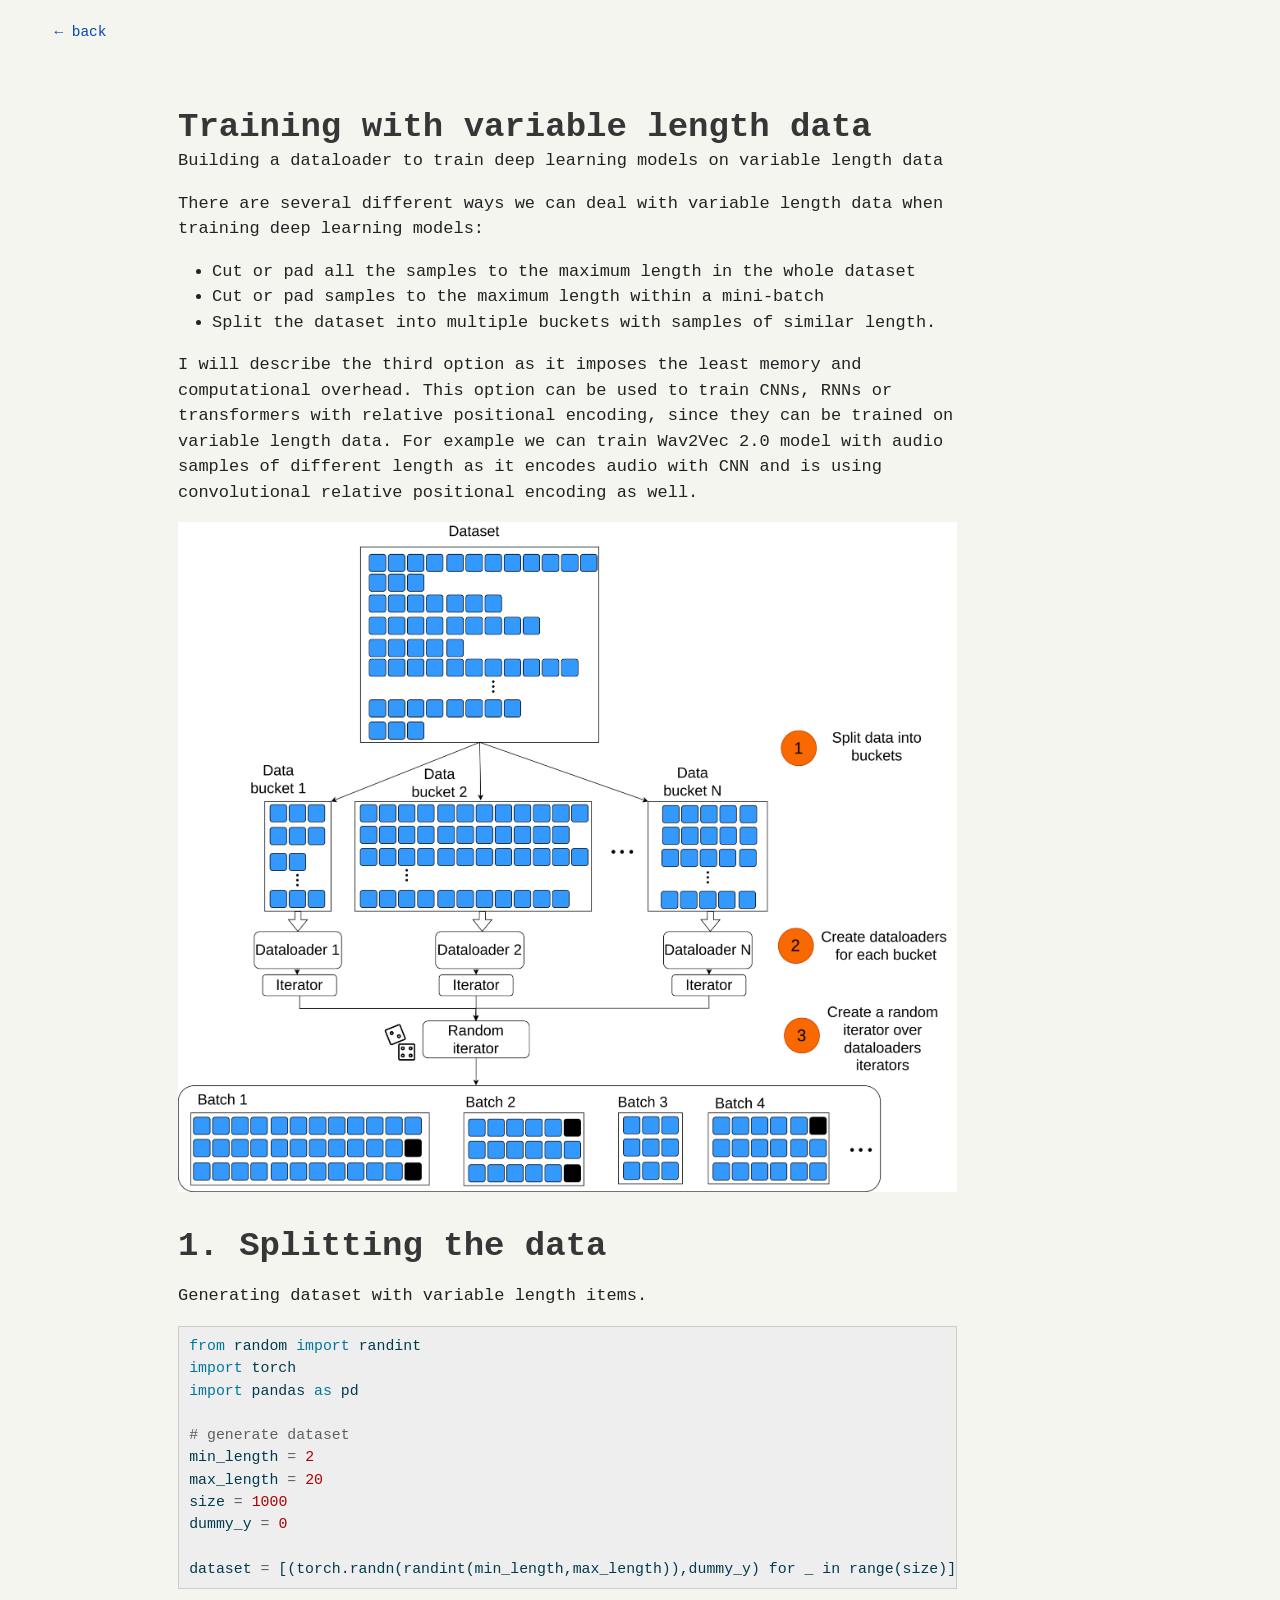
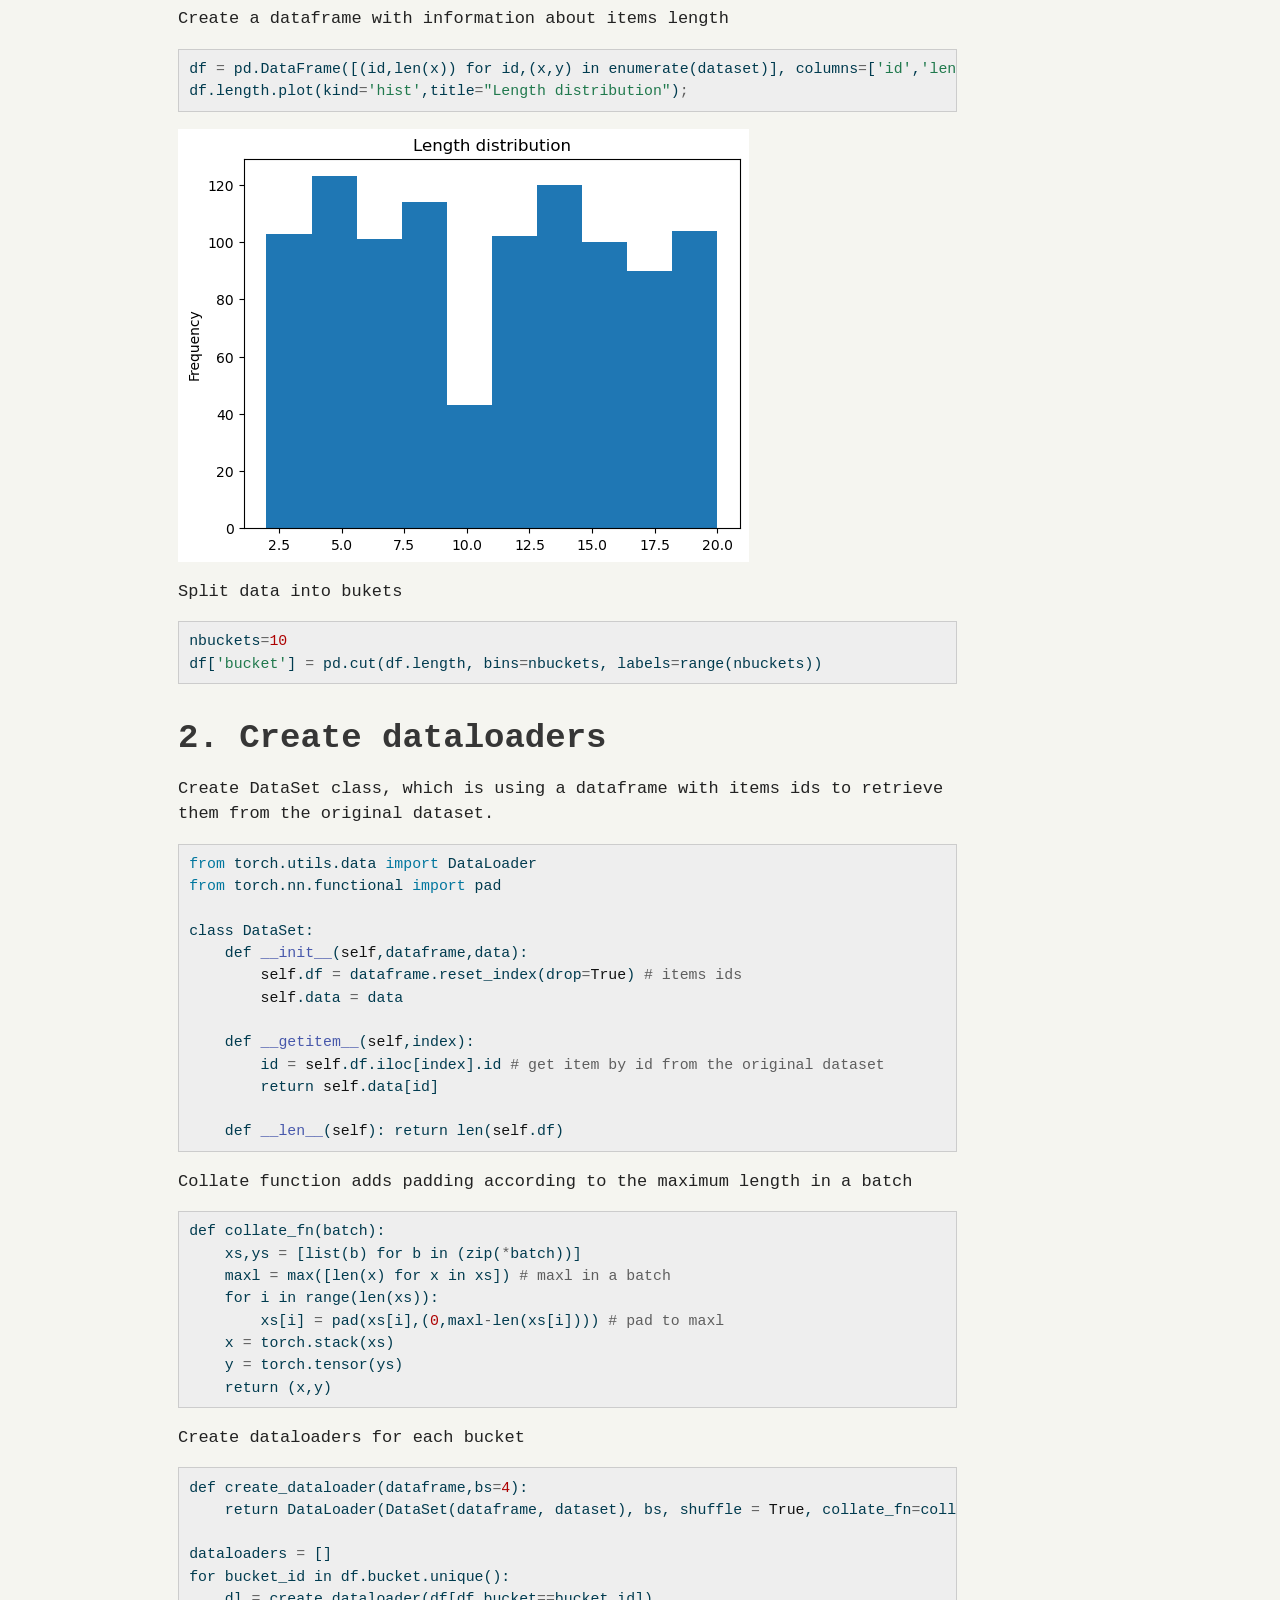
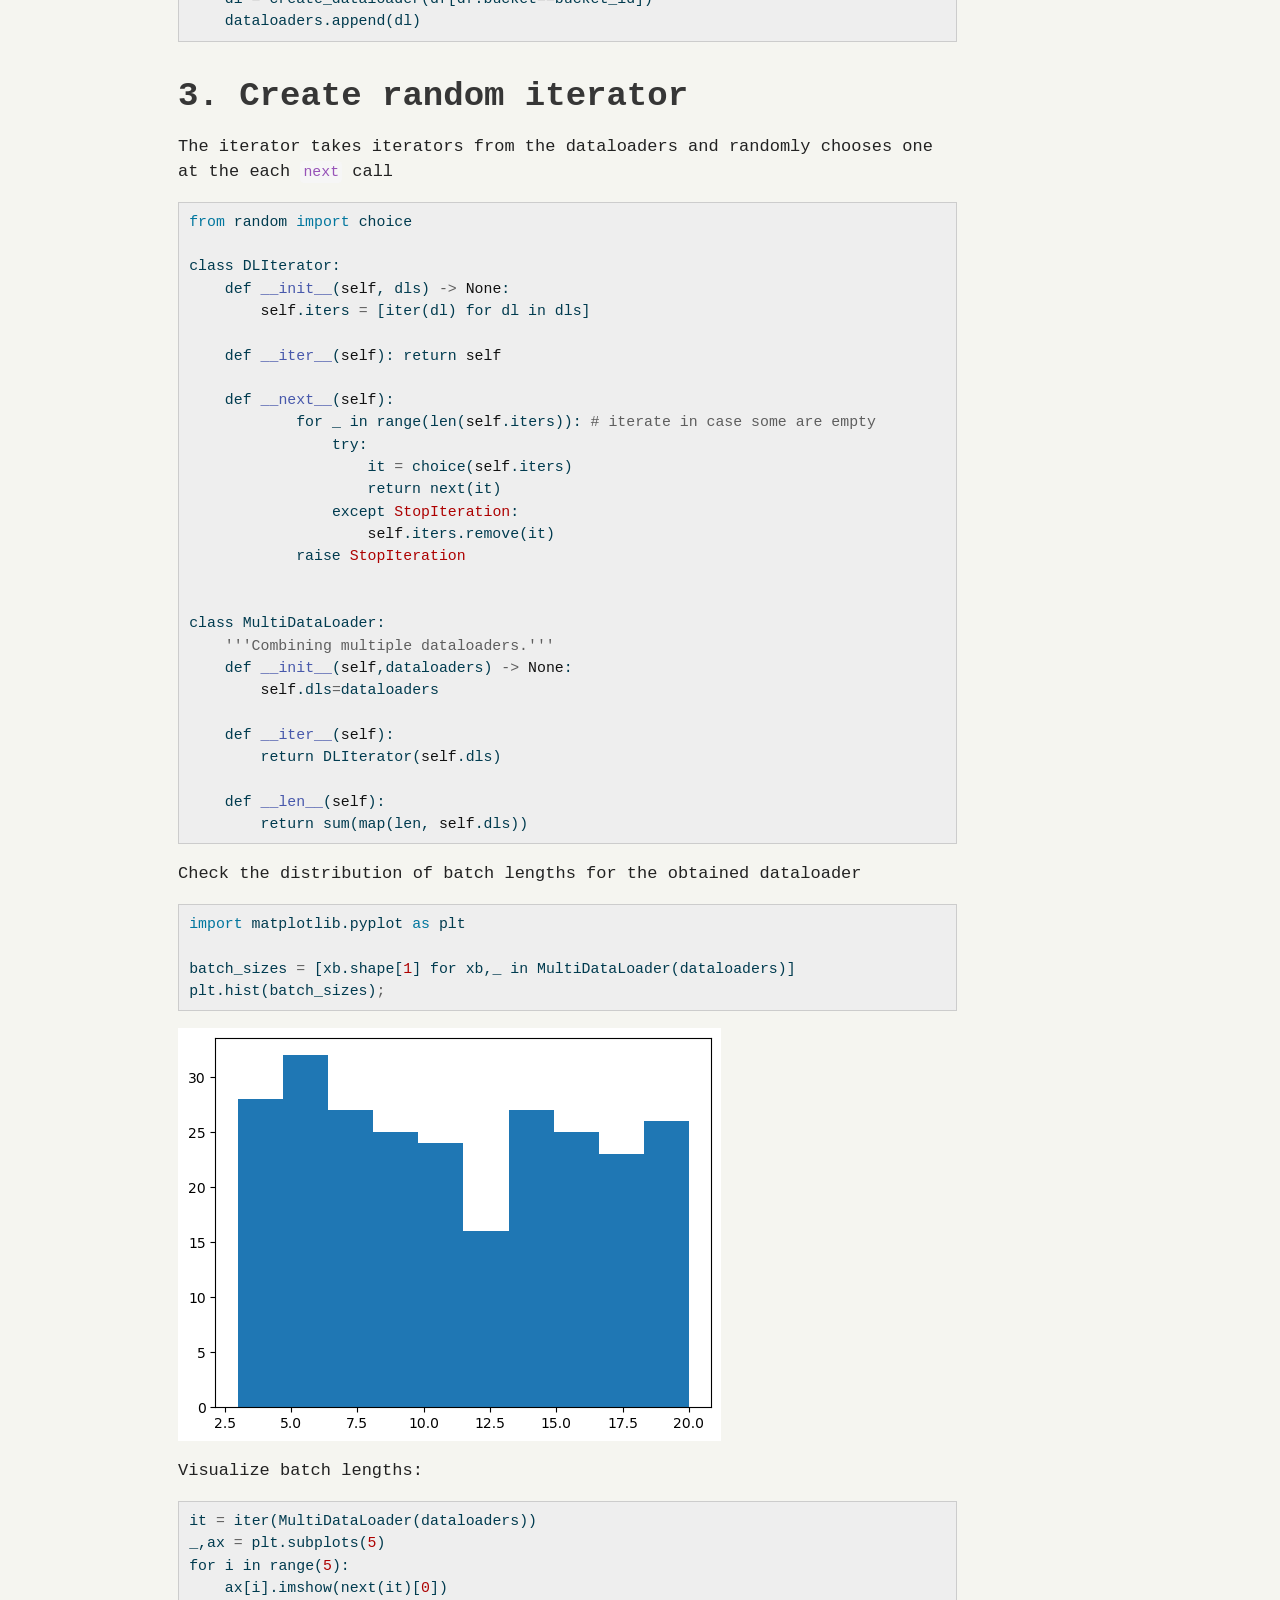
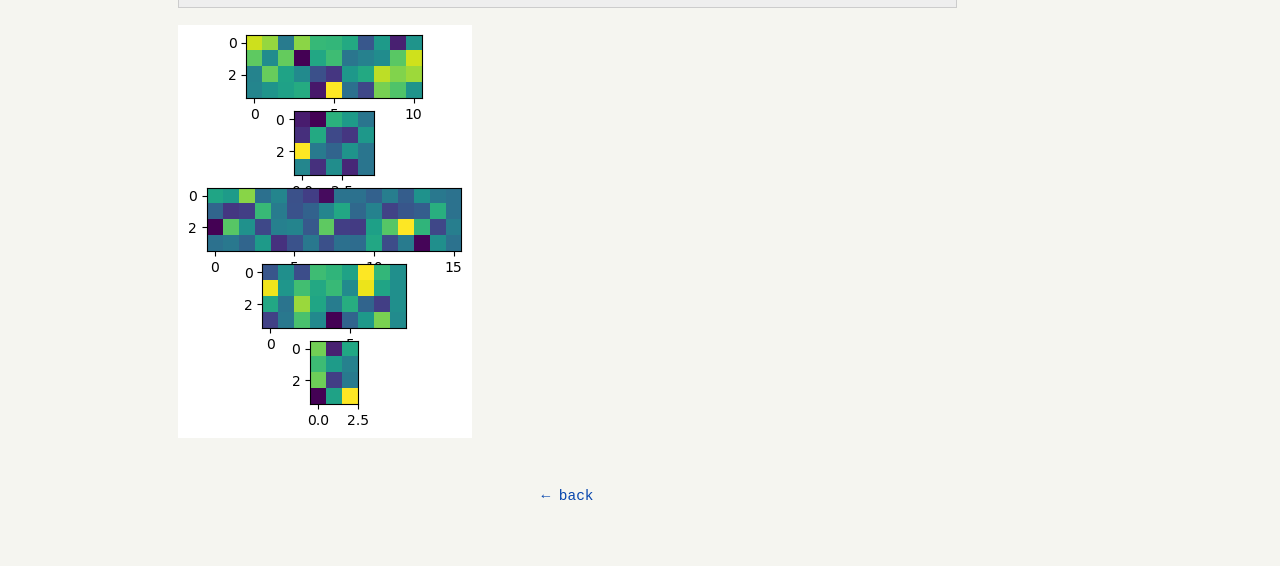
<file: docs/blog/variable_length_training.html>
<!DOCTYPE html>
<html xmlns="http://www.w3.org/1999/xhtml" lang="en" xml:lang="en"><head>

<meta charset="utf-8">
<meta name="generator" content="quarto-1.3.433">

<meta name="viewport" content="width=device-width, initial-scale=1.0, user-scalable=yes">

<meta name="description" content="Building a dataloader to train deep learning models on variable length data">

<title>Engineering notes - Training with variable length data</title>
<style>
code{white-space: pre-wrap;}
span.smallcaps{font-variant: small-caps;}
div.columns{display: flex; gap: min(4vw, 1.5em);}
div.column{flex: auto; overflow-x: auto;}
div.hanging-indent{margin-left: 1.5em; text-indent: -1.5em;}
ul.task-list{list-style: none;}
ul.task-list li input[type="checkbox"] {
  width: 0.8em;
  margin: 0 0.8em 0.2em -1em; /* quarto-specific, see https://github.com/quarto-dev/quarto-cli/issues/4556 */ 
  vertical-align: middle;
}
/* CSS for syntax highlighting */
pre > code.sourceCode { white-space: pre; position: relative; }
pre > code.sourceCode > span { display: inline-block; line-height: 1.25; }
pre > code.sourceCode > span:empty { height: 1.2em; }
.sourceCode { overflow: visible; }
code.sourceCode > span { color: inherit; text-decoration: inherit; }
div.sourceCode { margin: 1em 0; }
pre.sourceCode { margin: 0; }
@media screen {
div.sourceCode { overflow: auto; }
}
@media print {
pre > code.sourceCode { white-space: pre-wrap; }
pre > code.sourceCode > span { text-indent: -5em; padding-left: 5em; }
}
pre.numberSource code
  { counter-reset: source-line 0; }
pre.numberSource code > span
  { position: relative; left: -4em; counter-increment: source-line; }
pre.numberSource code > span > a:first-child::before
  { content: counter(source-line);
    position: relative; left: -1em; text-align: right; vertical-align: baseline;
    border: none; display: inline-block;
    -webkit-touch-callout: none; -webkit-user-select: none;
    -khtml-user-select: none; -moz-user-select: none;
    -ms-user-select: none; user-select: none;
    padding: 0 4px; width: 4em;
  }
pre.numberSource { margin-left: 3em;  padding-left: 4px; }
div.sourceCode
  {   }
@media screen {
pre > code.sourceCode > span > a:first-child::before { text-decoration: underline; }
}
</style>


<script src="../site_libs/quarto-nav/quarto-nav.js"></script>
<script src="../site_libs/quarto-nav/headroom.min.js"></script>
<script src="../site_libs/clipboard/clipboard.min.js"></script>
<script src="../site_libs/quarto-search/autocomplete.umd.js"></script>
<script src="../site_libs/quarto-search/fuse.min.js"></script>
<script src="../site_libs/quarto-search/quarto-search.js"></script>
<meta name="quarto:offset" content="../">
<script src="../site_libs/quarto-html/quarto.js"></script>
<script src="../site_libs/quarto-html/popper.min.js"></script>
<script src="../site_libs/quarto-html/tippy.umd.min.js"></script>
<script src="../site_libs/quarto-html/anchor.min.js"></script>
<link href="../site_libs/quarto-html/tippy.css" rel="stylesheet">
<link href="../site_libs/quarto-html/quarto-syntax-highlighting.css" rel="stylesheet" id="quarto-text-highlighting-styles">
<script src="../site_libs/bootstrap/bootstrap.min.js"></script>
<link href="../site_libs/bootstrap/bootstrap-icons.css" rel="stylesheet">
<link href="../site_libs/bootstrap/bootstrap.min.css" rel="stylesheet" id="quarto-bootstrap" data-mode="light">
<script id="quarto-search-options" type="application/json">{
  "location": "navbar",
  "copy-button": false,
  "collapse-after": 3,
  "panel-placement": "end",
  "type": "overlay",
  "limit": 20,
  "language": {
    "search-no-results-text": "No results",
    "search-matching-documents-text": "matching documents",
    "search-copy-link-title": "Copy link to search",
    "search-hide-matches-text": "Hide additional matches",
    "search-more-match-text": "more match in this document",
    "search-more-matches-text": "more matches in this document",
    "search-clear-button-title": "Clear",
    "search-detached-cancel-button-title": "Cancel",
    "search-submit-button-title": "Submit",
    "search-label": "Search"
  }
}</script>


<link rel="stylesheet" href="../styles.css">
</head>

<body class="nav-fixed">

<div id="quarto-search-results"></div>
  <header id="quarto-header" class="headroom fixed-top">
    <nav class="navbar navbar-expand-lg navbar-dark ">
      <div class="navbar-container container-fluid">
      <div class="navbar-brand-container">
    <a class="navbar-brand" href="../index.html">
    <span class="navbar-title">Engineering notes</span>
    </a>
  </div>
            <div id="quarto-search" class="" title="Search"></div>
          <button class="navbar-toggler" type="button" data-bs-toggle="collapse" data-bs-target="#navbarCollapse" aria-controls="navbarCollapse" aria-expanded="false" aria-label="Toggle navigation" onclick="if (window.quartoToggleHeadroom) { window.quartoToggleHeadroom(); }">
  <span class="navbar-toggler-icon"></span>
</button>
          <div class="collapse navbar-collapse" id="navbarCollapse">
            <ul class="navbar-nav navbar-nav-scroll me-auto">
  <li class="nav-item">
    <a class="nav-link" href="../index.html" rel="" target="">
 <span class="menu-text">Home</span></a>
  </li>  
  <li class="nav-item">
    <a class="nav-link" href="../projects.html" rel="" target="">
 <span class="menu-text">Projects</span></a>
  </li>  
  <li class="nav-item">
    <a class="nav-link" href="../blog.html" rel="" target="">
 <span class="menu-text">Blog</span></a>
  </li>  
</ul>
            <div class="quarto-navbar-tools ms-auto">
</div>
          </div> <!-- /navcollapse -->
      </div> <!-- /container-fluid -->
    </nav>
</header>
<!-- content -->
<div class="back-link"><a href="../index.html">&larr; back</a></div>
<div id="quarto-content" class="quarto-container page-columns page-rows-contents page-layout-article page-navbar">
<!-- sidebar -->
<!-- margin-sidebar -->
    <div id="quarto-margin-sidebar" class="sidebar margin-sidebar">
        <nav id="TOC" role="doc-toc" class="toc-active">
    <h2 id="toc-title">On this page</h2>
   
  <ul>
  <li><a href="#splitting-the-data" id="toc-splitting-the-data" class="nav-link active" data-scroll-target="#splitting-the-data">1. Splitting the data</a></li>
  <li><a href="#create-dataloaders" id="toc-create-dataloaders" class="nav-link" data-scroll-target="#create-dataloaders">2. Create dataloaders</a></li>
  <li><a href="#create-random-iterator" id="toc-create-random-iterator" class="nav-link" data-scroll-target="#create-random-iterator">3. Create random iterator</a></li>
  </ul>
</nav>
    </div>
<!-- main -->
<main class="content" id="quarto-document-content">

<header id="title-block-header" class="quarto-title-block default">
<div class="quarto-title">
<h1 class="title">Training with variable length data</h1>
</div>

<div>
  <div class="description">
    Building a dataloader to train deep learning models on variable length data
  </div>
</div>


<div class="quarto-title-meta">

    
  
    
  </div>
  

</header>

<p>There are several different ways we can deal with variable length data when training deep learning models:</p>
<ul>
<li>Cut or pad all the samples to the maximum length in the whole dataset</li>
<li>Cut or pad samples to the maximum length within a mini-batch</li>
<li>Split the dataset into multiple buckets with samples of similar length.</li>
</ul>
<p>I will describe the third option as it imposes the least memory and computational overhead. This option can be used to train CNNs, RNNs or transformers with relative positional encoding, since they can be trained on variable length data. For example we can train Wav2Vec 2.0 model with audio samples of different length as it encodes audio with CNN and is using convolutional relative positional encoding as well.</p>
<p><img src="./images/dl.png" class="img-fluid"></p>
<section id="splitting-the-data" class="level1">
<h1>1. Splitting the data</h1>
<p>Generating dataset with variable length items.</p>
<div class="cell" data-execution_count="43">
<div class="sourceCode cell-code" id="cb1"><pre class="sourceCode python code-with-copy"><code class="sourceCode python"><span id="cb1-1"><a href="#cb1-1" aria-hidden="true" tabindex="-1"></a><span class="im">from</span> random <span class="im">import</span> randint</span>
<span id="cb1-2"><a href="#cb1-2" aria-hidden="true" tabindex="-1"></a><span class="im">import</span> torch</span>
<span id="cb1-3"><a href="#cb1-3" aria-hidden="true" tabindex="-1"></a><span class="im">import</span> pandas <span class="im">as</span> pd</span>
<span id="cb1-4"><a href="#cb1-4" aria-hidden="true" tabindex="-1"></a></span>
<span id="cb1-5"><a href="#cb1-5" aria-hidden="true" tabindex="-1"></a><span class="co"># generate dataset</span></span>
<span id="cb1-6"><a href="#cb1-6" aria-hidden="true" tabindex="-1"></a>min_length <span class="op">=</span> <span class="dv">2</span></span>
<span id="cb1-7"><a href="#cb1-7" aria-hidden="true" tabindex="-1"></a>max_length <span class="op">=</span> <span class="dv">20</span></span>
<span id="cb1-8"><a href="#cb1-8" aria-hidden="true" tabindex="-1"></a>size <span class="op">=</span> <span class="dv">1000</span></span>
<span id="cb1-9"><a href="#cb1-9" aria-hidden="true" tabindex="-1"></a>dummy_y <span class="op">=</span> <span class="dv">0</span></span>
<span id="cb1-10"><a href="#cb1-10" aria-hidden="true" tabindex="-1"></a></span>
<span id="cb1-11"><a href="#cb1-11" aria-hidden="true" tabindex="-1"></a>dataset <span class="op">=</span> [(torch.randn(randint(min_length,max_length)),dummy_y) <span class="cf">for</span> _ <span class="kw">in</span> <span class="bu">range</span>(size)] </span></code><button title="Copy to Clipboard" class="code-copy-button"><i class="bi"></i></button></pre></div>
</div>
<p>Create a dataframe with information about items length</p>
<div class="cell" data-execution_count="56">
<div class="sourceCode cell-code" id="cb2"><pre class="sourceCode python code-with-copy"><code class="sourceCode python"><span id="cb2-1"><a href="#cb2-1" aria-hidden="true" tabindex="-1"></a>df <span class="op">=</span> pd.DataFrame([(<span class="bu">id</span>,<span class="bu">len</span>(x)) <span class="cf">for</span> <span class="bu">id</span>,(x,y) <span class="kw">in</span> <span class="bu">enumerate</span>(dataset)], columns<span class="op">=</span>[<span class="st">'id'</span>,<span class="st">'length'</span>])</span>
<span id="cb2-2"><a href="#cb2-2" aria-hidden="true" tabindex="-1"></a>df.length.plot(kind<span class="op">=</span><span class="st">'hist'</span>,title<span class="op">=</span><span class="st">"Length distribution"</span>)<span class="op">;</span></span></code><button title="Copy to Clipboard" class="code-copy-button"><i class="bi"></i></button></pre></div>
<div class="cell-output cell-output-display">
<p><img src="variable_length_training_files/figure-html/cell-3-output-1.png" class="img-fluid"></p>
</div>
</div>
<p>Split data into bukets</p>
<div class="cell" data-execution_count="57">
<div class="sourceCode cell-code" id="cb3"><pre class="sourceCode python code-with-copy"><code class="sourceCode python"><span id="cb3-1"><a href="#cb3-1" aria-hidden="true" tabindex="-1"></a>nbuckets<span class="op">=</span><span class="dv">10</span></span>
<span id="cb3-2"><a href="#cb3-2" aria-hidden="true" tabindex="-1"></a>df[<span class="st">'bucket'</span>] <span class="op">=</span> pd.cut(df.length, bins<span class="op">=</span>nbuckets, labels<span class="op">=</span><span class="bu">range</span>(nbuckets))</span></code><button title="Copy to Clipboard" class="code-copy-button"><i class="bi"></i></button></pre></div>
</div>
</section>
<section id="create-dataloaders" class="level1">
<h1>2. Create dataloaders</h1>
<p>Create DataSet class, which is using a dataframe with items ids to retrieve them from the original dataset.</p>
<div class="cell" data-execution_count="46">
<div class="sourceCode cell-code" id="cb4"><pre class="sourceCode python code-with-copy"><code class="sourceCode python"><span id="cb4-1"><a href="#cb4-1" aria-hidden="true" tabindex="-1"></a><span class="im">from</span> torch.utils.data <span class="im">import</span> DataLoader</span>
<span id="cb4-2"><a href="#cb4-2" aria-hidden="true" tabindex="-1"></a><span class="im">from</span> torch.nn.functional <span class="im">import</span> pad</span>
<span id="cb4-3"><a href="#cb4-3" aria-hidden="true" tabindex="-1"></a></span>
<span id="cb4-4"><a href="#cb4-4" aria-hidden="true" tabindex="-1"></a><span class="kw">class</span> DataSet:</span>
<span id="cb4-5"><a href="#cb4-5" aria-hidden="true" tabindex="-1"></a>    <span class="kw">def</span> <span class="fu">__init__</span>(<span class="va">self</span>,dataframe,data):</span>
<span id="cb4-6"><a href="#cb4-6" aria-hidden="true" tabindex="-1"></a>        <span class="va">self</span>.df <span class="op">=</span> dataframe.reset_index(drop<span class="op">=</span><span class="va">True</span>) <span class="co"># items ids</span></span>
<span id="cb4-7"><a href="#cb4-7" aria-hidden="true" tabindex="-1"></a>        <span class="va">self</span>.data <span class="op">=</span> data</span>
<span id="cb4-8"><a href="#cb4-8" aria-hidden="true" tabindex="-1"></a>    </span>
<span id="cb4-9"><a href="#cb4-9" aria-hidden="true" tabindex="-1"></a>    <span class="kw">def</span> <span class="fu">__getitem__</span>(<span class="va">self</span>,index):</span>
<span id="cb4-10"><a href="#cb4-10" aria-hidden="true" tabindex="-1"></a>        <span class="bu">id</span> <span class="op">=</span> <span class="va">self</span>.df.iloc[index].<span class="bu">id</span> <span class="co"># get item by id from the original dataset</span></span>
<span id="cb4-11"><a href="#cb4-11" aria-hidden="true" tabindex="-1"></a>        <span class="cf">return</span> <span class="va">self</span>.data[<span class="bu">id</span>]</span>
<span id="cb4-12"><a href="#cb4-12" aria-hidden="true" tabindex="-1"></a>    </span>
<span id="cb4-13"><a href="#cb4-13" aria-hidden="true" tabindex="-1"></a>    <span class="kw">def</span> <span class="fu">__len__</span>(<span class="va">self</span>): <span class="cf">return</span> <span class="bu">len</span>(<span class="va">self</span>.df)</span></code><button title="Copy to Clipboard" class="code-copy-button"><i class="bi"></i></button></pre></div>
</div>
<p>Collate function adds padding according to the maximum length in a batch</p>
<div class="cell" data-execution_count="47">
<div class="sourceCode cell-code" id="cb5"><pre class="sourceCode python code-with-copy"><code class="sourceCode python"><span id="cb5-1"><a href="#cb5-1" aria-hidden="true" tabindex="-1"></a><span class="kw">def</span> collate_fn(batch):</span>
<span id="cb5-2"><a href="#cb5-2" aria-hidden="true" tabindex="-1"></a>    xs,ys <span class="op">=</span> [<span class="bu">list</span>(b) <span class="cf">for</span> b <span class="kw">in</span> (<span class="bu">zip</span>(<span class="op">*</span>batch))]</span>
<span id="cb5-3"><a href="#cb5-3" aria-hidden="true" tabindex="-1"></a>    maxl <span class="op">=</span> <span class="bu">max</span>([<span class="bu">len</span>(x) <span class="cf">for</span> x <span class="kw">in</span> xs]) <span class="co"># maxl in a batch</span></span>
<span id="cb5-4"><a href="#cb5-4" aria-hidden="true" tabindex="-1"></a>    <span class="cf">for</span> i <span class="kw">in</span> <span class="bu">range</span>(<span class="bu">len</span>(xs)):</span>
<span id="cb5-5"><a href="#cb5-5" aria-hidden="true" tabindex="-1"></a>        xs[i] <span class="op">=</span> pad(xs[i],(<span class="dv">0</span>,maxl<span class="op">-</span><span class="bu">len</span>(xs[i]))) <span class="co"># pad to maxl</span></span>
<span id="cb5-6"><a href="#cb5-6" aria-hidden="true" tabindex="-1"></a>    x <span class="op">=</span> torch.stack(xs)</span>
<span id="cb5-7"><a href="#cb5-7" aria-hidden="true" tabindex="-1"></a>    y <span class="op">=</span> torch.tensor(ys)</span>
<span id="cb5-8"><a href="#cb5-8" aria-hidden="true" tabindex="-1"></a>    <span class="cf">return</span> (x,y)</span></code><button title="Copy to Clipboard" class="code-copy-button"><i class="bi"></i></button></pre></div>
</div>
<p>Create dataloaders for each bucket</p>
<div class="cell" data-execution_count="58">
<div class="sourceCode cell-code" id="cb6"><pre class="sourceCode python code-with-copy"><code class="sourceCode python"><span id="cb6-1"><a href="#cb6-1" aria-hidden="true" tabindex="-1"></a><span class="kw">def</span> create_dataloader(dataframe,bs<span class="op">=</span><span class="dv">4</span>): </span>
<span id="cb6-2"><a href="#cb6-2" aria-hidden="true" tabindex="-1"></a>    <span class="cf">return</span> DataLoader(DataSet(dataframe, dataset), bs, shuffle <span class="op">=</span> <span class="va">True</span>, collate_fn<span class="op">=</span>collate_fn)</span>
<span id="cb6-3"><a href="#cb6-3" aria-hidden="true" tabindex="-1"></a></span>
<span id="cb6-4"><a href="#cb6-4" aria-hidden="true" tabindex="-1"></a>dataloaders <span class="op">=</span> []</span>
<span id="cb6-5"><a href="#cb6-5" aria-hidden="true" tabindex="-1"></a><span class="cf">for</span> bucket_id <span class="kw">in</span> df.bucket.unique():</span>
<span id="cb6-6"><a href="#cb6-6" aria-hidden="true" tabindex="-1"></a>    dl <span class="op">=</span> create_dataloader(df[df.bucket<span class="op">==</span>bucket_id])</span>
<span id="cb6-7"><a href="#cb6-7" aria-hidden="true" tabindex="-1"></a>    dataloaders.append(dl)</span></code><button title="Copy to Clipboard" class="code-copy-button"><i class="bi"></i></button></pre></div>
</div>
</section>
<section id="create-random-iterator" class="level1">
<h1>3. Create random iterator</h1>
<p>The iterator takes iterators from the dataloaders and randomly chooses one at the each <code>next</code> call</p>
<div class="cell" data-execution_count="50">
<div class="sourceCode cell-code" id="cb7"><pre class="sourceCode python code-with-copy"><code class="sourceCode python"><span id="cb7-1"><a href="#cb7-1" aria-hidden="true" tabindex="-1"></a><span class="im">from</span> random <span class="im">import</span> choice</span>
<span id="cb7-2"><a href="#cb7-2" aria-hidden="true" tabindex="-1"></a></span>
<span id="cb7-3"><a href="#cb7-3" aria-hidden="true" tabindex="-1"></a><span class="kw">class</span> DLIterator:</span>
<span id="cb7-4"><a href="#cb7-4" aria-hidden="true" tabindex="-1"></a>    <span class="kw">def</span> <span class="fu">__init__</span>(<span class="va">self</span>, dls) <span class="op">-&gt;</span> <span class="va">None</span>:</span>
<span id="cb7-5"><a href="#cb7-5" aria-hidden="true" tabindex="-1"></a>        <span class="va">self</span>.iters <span class="op">=</span> [<span class="bu">iter</span>(dl) <span class="cf">for</span> dl <span class="kw">in</span> dls]</span>
<span id="cb7-6"><a href="#cb7-6" aria-hidden="true" tabindex="-1"></a></span>
<span id="cb7-7"><a href="#cb7-7" aria-hidden="true" tabindex="-1"></a>    <span class="kw">def</span> <span class="fu">__iter__</span>(<span class="va">self</span>): <span class="cf">return</span> <span class="va">self</span></span>
<span id="cb7-8"><a href="#cb7-8" aria-hidden="true" tabindex="-1"></a></span>
<span id="cb7-9"><a href="#cb7-9" aria-hidden="true" tabindex="-1"></a>    <span class="kw">def</span> <span class="fu">__next__</span>(<span class="va">self</span>):</span>
<span id="cb7-10"><a href="#cb7-10" aria-hidden="true" tabindex="-1"></a>            <span class="cf">for</span> _ <span class="kw">in</span> <span class="bu">range</span>(<span class="bu">len</span>(<span class="va">self</span>.iters)): <span class="co"># iterate in case some are empty</span></span>
<span id="cb7-11"><a href="#cb7-11" aria-hidden="true" tabindex="-1"></a>                <span class="cf">try</span>:</span>
<span id="cb7-12"><a href="#cb7-12" aria-hidden="true" tabindex="-1"></a>                    it <span class="op">=</span> choice(<span class="va">self</span>.iters)</span>
<span id="cb7-13"><a href="#cb7-13" aria-hidden="true" tabindex="-1"></a>                    <span class="cf">return</span> <span class="bu">next</span>(it)</span>
<span id="cb7-14"><a href="#cb7-14" aria-hidden="true" tabindex="-1"></a>                <span class="cf">except</span> <span class="pp">StopIteration</span>:</span>
<span id="cb7-15"><a href="#cb7-15" aria-hidden="true" tabindex="-1"></a>                    <span class="va">self</span>.iters.remove(it)</span>
<span id="cb7-16"><a href="#cb7-16" aria-hidden="true" tabindex="-1"></a>            <span class="cf">raise</span> <span class="pp">StopIteration</span></span>
<span id="cb7-17"><a href="#cb7-17" aria-hidden="true" tabindex="-1"></a></span>
<span id="cb7-18"><a href="#cb7-18" aria-hidden="true" tabindex="-1"></a>            </span>
<span id="cb7-19"><a href="#cb7-19" aria-hidden="true" tabindex="-1"></a><span class="kw">class</span> MultiDataLoader:</span>
<span id="cb7-20"><a href="#cb7-20" aria-hidden="true" tabindex="-1"></a>    <span class="co">'''Combining multiple dataloaders.'''</span></span>
<span id="cb7-21"><a href="#cb7-21" aria-hidden="true" tabindex="-1"></a>    <span class="kw">def</span> <span class="fu">__init__</span>(<span class="va">self</span>,dataloaders) <span class="op">-&gt;</span> <span class="va">None</span>:</span>
<span id="cb7-22"><a href="#cb7-22" aria-hidden="true" tabindex="-1"></a>        <span class="va">self</span>.dls<span class="op">=</span>dataloaders</span>
<span id="cb7-23"><a href="#cb7-23" aria-hidden="true" tabindex="-1"></a></span>
<span id="cb7-24"><a href="#cb7-24" aria-hidden="true" tabindex="-1"></a>    <span class="kw">def</span> <span class="fu">__iter__</span>(<span class="va">self</span>):</span>
<span id="cb7-25"><a href="#cb7-25" aria-hidden="true" tabindex="-1"></a>        <span class="cf">return</span> DLIterator(<span class="va">self</span>.dls)</span>
<span id="cb7-26"><a href="#cb7-26" aria-hidden="true" tabindex="-1"></a></span>
<span id="cb7-27"><a href="#cb7-27" aria-hidden="true" tabindex="-1"></a>    <span class="kw">def</span> <span class="fu">__len__</span>(<span class="va">self</span>):</span>
<span id="cb7-28"><a href="#cb7-28" aria-hidden="true" tabindex="-1"></a>        <span class="cf">return</span> <span class="bu">sum</span>(<span class="bu">map</span>(<span class="bu">len</span>, <span class="va">self</span>.dls))</span></code><button title="Copy to Clipboard" class="code-copy-button"><i class="bi"></i></button></pre></div>
</div>
<p>Check the distribution of batch lengths for the obtained dataloader</p>
<div class="cell" data-execution_count="59">
<div class="sourceCode cell-code" id="cb8"><pre class="sourceCode python code-with-copy"><code class="sourceCode python"><span id="cb8-1"><a href="#cb8-1" aria-hidden="true" tabindex="-1"></a><span class="im">import</span> matplotlib.pyplot <span class="im">as</span> plt</span>
<span id="cb8-2"><a href="#cb8-2" aria-hidden="true" tabindex="-1"></a></span>
<span id="cb8-3"><a href="#cb8-3" aria-hidden="true" tabindex="-1"></a>batch_sizes <span class="op">=</span> [xb.shape[<span class="dv">1</span>] <span class="cf">for</span> xb,_ <span class="kw">in</span> MultiDataLoader(dataloaders)]</span>
<span id="cb8-4"><a href="#cb8-4" aria-hidden="true" tabindex="-1"></a>plt.hist(batch_sizes)<span class="op">;</span></span></code><button title="Copy to Clipboard" class="code-copy-button"><i class="bi"></i></button></pre></div>
<div class="cell-output cell-output-display">
<p><img src="variable_length_training_files/figure-html/cell-9-output-1.png" class="img-fluid"></p>
</div>
</div>
<p>Visualize batch lengths:</p>
<div class="cell" data-execution_count="62">
<div class="sourceCode cell-code" id="cb9"><pre class="sourceCode python code-with-copy"><code class="sourceCode python"><span id="cb9-1"><a href="#cb9-1" aria-hidden="true" tabindex="-1"></a>it <span class="op">=</span> <span class="bu">iter</span>(MultiDataLoader(dataloaders))</span>
<span id="cb9-2"><a href="#cb9-2" aria-hidden="true" tabindex="-1"></a>_,ax <span class="op">=</span> plt.subplots(<span class="dv">5</span>)</span>
<span id="cb9-3"><a href="#cb9-3" aria-hidden="true" tabindex="-1"></a><span class="cf">for</span> i <span class="kw">in</span> <span class="bu">range</span>(<span class="dv">5</span>):</span>
<span id="cb9-4"><a href="#cb9-4" aria-hidden="true" tabindex="-1"></a>    ax[i].imshow(<span class="bu">next</span>(it)[<span class="dv">0</span>])</span></code><button title="Copy to Clipboard" class="code-copy-button"><i class="bi"></i></button></pre></div>
<div class="cell-output cell-output-display">
<p><img src="variable_length_training_files/figure-html/cell-10-output-1.png" class="img-fluid"></p>
</div>
</div>


</section>

</main> <!-- /main -->
<div class="back-link back-link-bottom"><a href="../index.html">&larr; back</a></div>
<script id="quarto-html-after-body" type="application/javascript">
window.document.addEventListener("DOMContentLoaded", function (event) {
  const toggleBodyColorMode = (bsSheetEl) => {
    const mode = bsSheetEl.getAttribute("data-mode");
    const bodyEl = window.document.querySelector("body");
    if (mode === "dark") {
      bodyEl.classList.add("quarto-dark");
      bodyEl.classList.remove("quarto-light");
    } else {
      bodyEl.classList.add("quarto-light");
      bodyEl.classList.remove("quarto-dark");
    }
  }
  const toggleBodyColorPrimary = () => {
    const bsSheetEl = window.document.querySelector("link#quarto-bootstrap");
    if (bsSheetEl) {
      toggleBodyColorMode(bsSheetEl);
    }
  }
  toggleBodyColorPrimary();  
  const icon = "";
  const anchorJS = new window.AnchorJS();
  anchorJS.options = {
    placement: 'right',
    icon: icon
  };
  anchorJS.add('.anchored');
  const isCodeAnnotation = (el) => {
    for (const clz of el.classList) {
      if (clz.startsWith('code-annotation-')) {                     
        return true;
      }
    }
    return false;
  }
  const clipboard = new window.ClipboardJS('.code-copy-button', {
    text: function(trigger) {
      const codeEl = trigger.previousElementSibling.cloneNode(true);
      for (const childEl of codeEl.children) {
        if (isCodeAnnotation(childEl)) {
          childEl.remove();
        }
      }
      return codeEl.innerText;
    }
  });
  clipboard.on('success', function(e) {
    // button target
    const button = e.trigger;
    // don't keep focus
    button.blur();
    // flash "checked"
    button.classList.add('code-copy-button-checked');
    var currentTitle = button.getAttribute("title");
    button.setAttribute("title", "Copied!");
    let tooltip;
    if (window.bootstrap) {
      button.setAttribute("data-bs-toggle", "tooltip");
      button.setAttribute("data-bs-placement", "left");
      button.setAttribute("data-bs-title", "Copied!");
      tooltip = new bootstrap.Tooltip(button, 
        { trigger: "manual", 
          customClass: "code-copy-button-tooltip",
          offset: [0, -8]});
      tooltip.show();    
    }
    setTimeout(function() {
      if (tooltip) {
        tooltip.hide();
        button.removeAttribute("data-bs-title");
        button.removeAttribute("data-bs-toggle");
        button.removeAttribute("data-bs-placement");
      }
      button.setAttribute("title", currentTitle);
      button.classList.remove('code-copy-button-checked');
    }, 1000);
    // clear code selection
    e.clearSelection();
  });
  function tippyHover(el, contentFn) {
    const config = {
      allowHTML: true,
      content: contentFn,
      maxWidth: 500,
      delay: 100,
      arrow: false,
      appendTo: function(el) {
          return el.parentElement;
      },
      interactive: true,
      interactiveBorder: 10,
      theme: 'quarto',
      placement: 'bottom-start'
    };
    window.tippy(el, config); 
  }
  const noterefs = window.document.querySelectorAll('a[role="doc-noteref"]');
  for (var i=0; i<noterefs.length; i++) {
    const ref = noterefs[i];
    tippyHover(ref, function() {
      // use id or data attribute instead here
      let href = ref.getAttribute('data-footnote-href') || ref.getAttribute('href');
      try { href = new URL(href).hash; } catch {}
      const id = href.replace(/^#\/?/, "");
      const note = window.document.getElementById(id);
      return note.innerHTML;
    });
  }
      let selectedAnnoteEl;
      const selectorForAnnotation = ( cell, annotation) => {
        let cellAttr = 'data-code-cell="' + cell + '"';
        let lineAttr = 'data-code-annotation="' +  annotation + '"';
        const selector = 'span[' + cellAttr + '][' + lineAttr + ']';
        return selector;
      }
      const selectCodeLines = (annoteEl) => {
        const doc = window.document;
        const targetCell = annoteEl.getAttribute("data-target-cell");
        const targetAnnotation = annoteEl.getAttribute("data-target-annotation");
        const annoteSpan = window.document.querySelector(selectorForAnnotation(targetCell, targetAnnotation));
        const lines = annoteSpan.getAttribute("data-code-lines").split(",");
        const lineIds = lines.map((line) => {
          return targetCell + "-" + line;
        })
        let top = null;
        let height = null;
        let parent = null;
        if (lineIds.length > 0) {
            //compute the position of the single el (top and bottom and make a div)
            const el = window.document.getElementById(lineIds[0]);
            top = el.offsetTop;
            height = el.offsetHeight;
            parent = el.parentElement.parentElement;
          if (lineIds.length > 1) {
            const lastEl = window.document.getElementById(lineIds[lineIds.length - 1]);
            const bottom = lastEl.offsetTop + lastEl.offsetHeight;
            height = bottom - top;
          }
          if (top !== null && height !== null && parent !== null) {
            // cook up a div (if necessary) and position it 
            let div = window.document.getElementById("code-annotation-line-highlight");
            if (div === null) {
              div = window.document.createElement("div");
              div.setAttribute("id", "code-annotation-line-highlight");
              div.style.position = 'absolute';
              parent.appendChild(div);
            }
            div.style.top = top - 2 + "px";
            div.style.height = height + 4 + "px";
            let gutterDiv = window.document.getElementById("code-annotation-line-highlight-gutter");
            if (gutterDiv === null) {
              gutterDiv = window.document.createElement("div");
              gutterDiv.setAttribute("id", "code-annotation-line-highlight-gutter");
              gutterDiv.style.position = 'absolute';
              const codeCell = window.document.getElementById(targetCell);
              const gutter = codeCell.querySelector('.code-annotation-gutter');
              gutter.appendChild(gutterDiv);
            }
            gutterDiv.style.top = top - 2 + "px";
            gutterDiv.style.height = height + 4 + "px";
          }
          selectedAnnoteEl = annoteEl;
        }
      };
      const unselectCodeLines = () => {
        const elementsIds = ["code-annotation-line-highlight", "code-annotation-line-highlight-gutter"];
        elementsIds.forEach((elId) => {
          const div = window.document.getElementById(elId);
          if (div) {
            div.remove();
          }
        });
        selectedAnnoteEl = undefined;
      };
      // Attach click handler to the DT
      const annoteDls = window.document.querySelectorAll('dt[data-target-cell]');
      for (const annoteDlNode of annoteDls) {
        annoteDlNode.addEventListener('click', (event) => {
          const clickedEl = event.target;
          if (clickedEl !== selectedAnnoteEl) {
            unselectCodeLines();
            const activeEl = window.document.querySelector('dt[data-target-cell].code-annotation-active');
            if (activeEl) {
              activeEl.classList.remove('code-annotation-active');
            }
            selectCodeLines(clickedEl);
            clickedEl.classList.add('code-annotation-active');
          } else {
            // Unselect the line
            unselectCodeLines();
            clickedEl.classList.remove('code-annotation-active');
          }
        });
      }
  const findCites = (el) => {
    const parentEl = el.parentElement;
    if (parentEl) {
      const cites = parentEl.dataset.cites;
      if (cites) {
        return {
          el,
          cites: cites.split(' ')
        };
      } else {
        return findCites(el.parentElement)
      }
    } else {
      return undefined;
    }
  };
  var bibliorefs = window.document.querySelectorAll('a[role="doc-biblioref"]');
  for (var i=0; i<bibliorefs.length; i++) {
    const ref = bibliorefs[i];
    const citeInfo = findCites(ref);
    if (citeInfo) {
      tippyHover(citeInfo.el, function() {
        var popup = window.document.createElement('div');
        citeInfo.cites.forEach(function(cite) {
          var citeDiv = window.document.createElement('div');
          citeDiv.classList.add('hanging-indent');
          citeDiv.classList.add('csl-entry');
          var biblioDiv = window.document.getElementById('ref-' + cite);
          if (biblioDiv) {
            citeDiv.innerHTML = biblioDiv.innerHTML;
          }
          popup.appendChild(citeDiv);
        });
        return popup.innerHTML;
      });
    }
  }
});
</script>
</div> <!-- /content -->



</body></html>
</file>
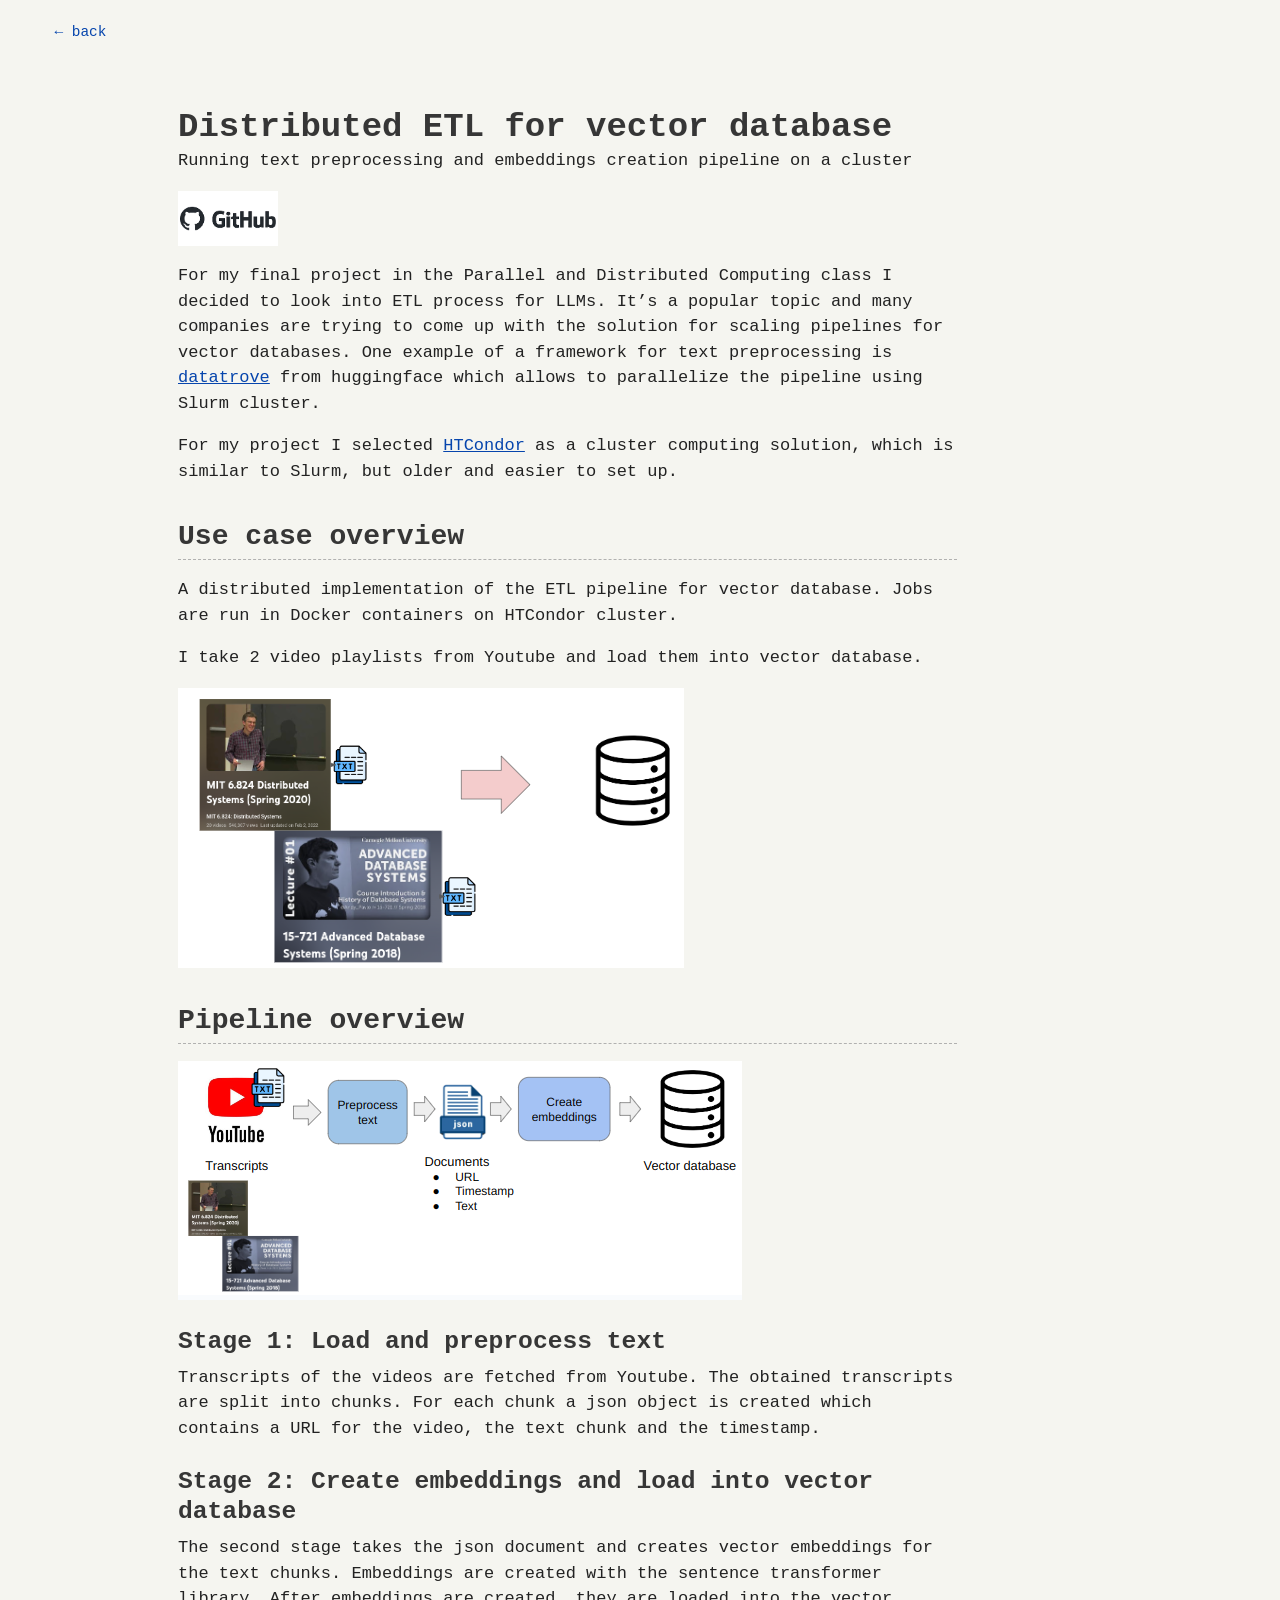
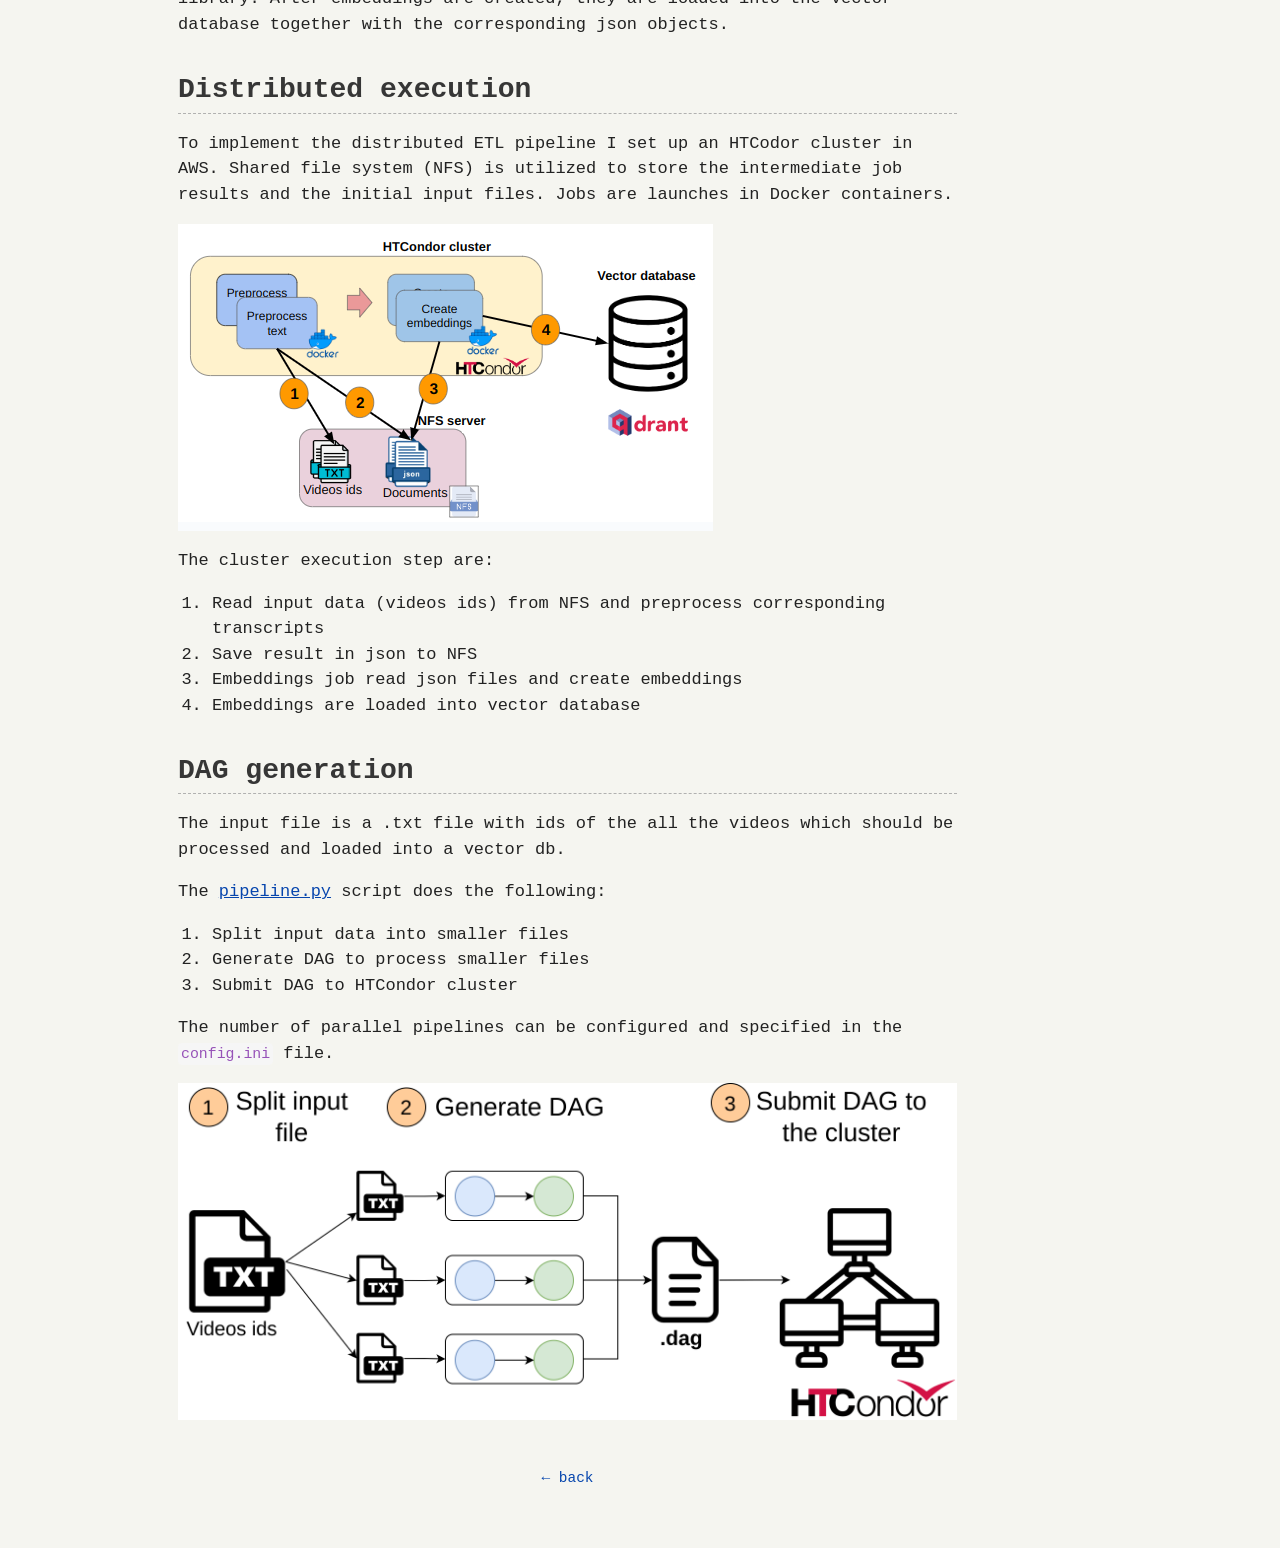
<file: docs/projects/llm_etl.html>
<!DOCTYPE html>
<html xmlns="http://www.w3.org/1999/xhtml" lang="en" xml:lang="en"><head>

<meta charset="utf-8">
<meta name="generator" content="quarto-1.3.433">

<meta name="viewport" content="width=device-width, initial-scale=1.0, user-scalable=yes">

<meta name="description" content="Running text preprocessing and embeddings creation pipeline on a cluster">

<title>Engineering notes - Distributed ETL for vector database</title>
<style>
code{white-space: pre-wrap;}
span.smallcaps{font-variant: small-caps;}
div.columns{display: flex; gap: min(4vw, 1.5em);}
div.column{flex: auto; overflow-x: auto;}
div.hanging-indent{margin-left: 1.5em; text-indent: -1.5em;}
ul.task-list{list-style: none;}
ul.task-list li input[type="checkbox"] {
  width: 0.8em;
  margin: 0 0.8em 0.2em -1em; /* quarto-specific, see https://github.com/quarto-dev/quarto-cli/issues/4556 */ 
  vertical-align: middle;
}
</style>


<script src="../site_libs/quarto-nav/quarto-nav.js"></script>
<script src="../site_libs/quarto-nav/headroom.min.js"></script>
<script src="../site_libs/clipboard/clipboard.min.js"></script>
<script src="../site_libs/quarto-search/autocomplete.umd.js"></script>
<script src="../site_libs/quarto-search/fuse.min.js"></script>
<script src="../site_libs/quarto-search/quarto-search.js"></script>
<meta name="quarto:offset" content="../">
<script src="../site_libs/quarto-html/quarto.js"></script>
<script src="../site_libs/quarto-html/popper.min.js"></script>
<script src="../site_libs/quarto-html/tippy.umd.min.js"></script>
<script src="../site_libs/quarto-html/anchor.min.js"></script>
<link href="../site_libs/quarto-html/tippy.css" rel="stylesheet">
<link href="../site_libs/quarto-html/quarto-syntax-highlighting.css" rel="stylesheet" id="quarto-text-highlighting-styles">
<script src="../site_libs/bootstrap/bootstrap.min.js"></script>
<link href="../site_libs/bootstrap/bootstrap-icons.css" rel="stylesheet">
<link href="../site_libs/bootstrap/bootstrap.min.css" rel="stylesheet" id="quarto-bootstrap" data-mode="light">
<script id="quarto-search-options" type="application/json">{
  "location": "navbar",
  "copy-button": false,
  "collapse-after": 3,
  "panel-placement": "end",
  "type": "overlay",
  "limit": 20,
  "language": {
    "search-no-results-text": "No results",
    "search-matching-documents-text": "matching documents",
    "search-copy-link-title": "Copy link to search",
    "search-hide-matches-text": "Hide additional matches",
    "search-more-match-text": "more match in this document",
    "search-more-matches-text": "more matches in this document",
    "search-clear-button-title": "Clear",
    "search-detached-cancel-button-title": "Cancel",
    "search-submit-button-title": "Submit",
    "search-label": "Search"
  }
}</script>


<link rel="stylesheet" href="../styles.css">
</head>

<body class="nav-fixed">

<div id="quarto-search-results"></div>
  <header id="quarto-header" class="headroom fixed-top">
    <nav class="navbar navbar-expand-lg navbar-dark ">
      <div class="navbar-container container-fluid">
      <div class="navbar-brand-container">
    <a class="navbar-brand" href="../index.html">
    <span class="navbar-title">Engineering notes</span>
    </a>
  </div>
            <div id="quarto-search" class="" title="Search"></div>
          <button class="navbar-toggler" type="button" data-bs-toggle="collapse" data-bs-target="#navbarCollapse" aria-controls="navbarCollapse" aria-expanded="false" aria-label="Toggle navigation" onclick="if (window.quartoToggleHeadroom) { window.quartoToggleHeadroom(); }">
  <span class="navbar-toggler-icon"></span>
</button>
          <div class="collapse navbar-collapse" id="navbarCollapse">
            <ul class="navbar-nav navbar-nav-scroll me-auto">
  <li class="nav-item">
    <a class="nav-link" href="../index.html" rel="" target="">
 <span class="menu-text">Home</span></a>
  </li>  
  <li class="nav-item">
    <a class="nav-link" href="../projects.html" rel="" target="">
 <span class="menu-text">Projects</span></a>
  </li>  
  <li class="nav-item">
    <a class="nav-link" href="../blog.html" rel="" target="">
 <span class="menu-text">Blog</span></a>
  </li>  
</ul>
            <div class="quarto-navbar-tools ms-auto">
</div>
          </div> <!-- /navcollapse -->
      </div> <!-- /container-fluid -->
    </nav>
</header>
<!-- content -->
<div class="back-link"><a href="../index.html">&larr; back</a></div>
<div id="quarto-content" class="quarto-container page-columns page-rows-contents page-layout-article page-navbar">
<!-- sidebar -->
<!-- margin-sidebar -->
    <div id="quarto-margin-sidebar" class="sidebar margin-sidebar">
        <nav id="TOC" role="doc-toc" class="toc-active">
    <h2 id="toc-title">On this page</h2>
   
  <ul>
  <li><a href="#use-case-overview" id="toc-use-case-overview" class="nav-link active" data-scroll-target="#use-case-overview">Use case overview</a></li>
  <li><a href="#pipeline-overview" id="toc-pipeline-overview" class="nav-link" data-scroll-target="#pipeline-overview">Pipeline overview</a>
  <ul class="collapse">
  <li><a href="#stage-1-load-and-preprocess-text" id="toc-stage-1-load-and-preprocess-text" class="nav-link" data-scroll-target="#stage-1-load-and-preprocess-text">Stage 1: Load and preprocess text</a></li>
  <li><a href="#stage-2-create-embeddings-and-load-into-vector-database" id="toc-stage-2-create-embeddings-and-load-into-vector-database" class="nav-link" data-scroll-target="#stage-2-create-embeddings-and-load-into-vector-database">Stage 2: Create embeddings and load into vector database</a></li>
  </ul></li>
  <li><a href="#distributed-execution" id="toc-distributed-execution" class="nav-link" data-scroll-target="#distributed-execution">Distributed execution</a></li>
  <li><a href="#dag-generation" id="toc-dag-generation" class="nav-link" data-scroll-target="#dag-generation">DAG generation</a></li>
  </ul>
</nav>
    </div>
<!-- main -->
<main class="content" id="quarto-document-content">

<header id="title-block-header" class="quarto-title-block default">
<div class="quarto-title">
<h1 class="title">Distributed ETL for vector database</h1>
</div>

<div>
  <div class="description">
    Running text preprocessing and embeddings creation pipeline on a cluster
  </div>
</div>


<div class="quarto-title-meta">

    
  
    
  </div>
  

</header>

<p><a href="https://github.com/ViktorAnchutin/Cluster-LLM-ETL"><img src="./images/gh.png" alt="drawing" width="100"></a></p>
<p>For my final project in the Parallel and Distributed Computing class I decided to look into ETL process for LLMs. It’s a popular topic and many companies are trying to come up with the solution for scaling pipelines for vector databases. One example of a framework for text preprocessing is <a href="https://github.com/huggingface/datatrove">datatrove</a> from huggingface which allows to parallelize the pipeline using Slurm cluster.</p>
<p>For my project I selected <a href="https://htcondor.readthedocs.io/en/latest/getting-htcondor/admin-quick-start.html">HTCondor</a> as a cluster computing solution, which is similar to Slurm, but older and easier to set up.</p>
<section id="use-case-overview" class="level2">
<h2 class="anchored" data-anchor-id="use-case-overview">Use case overview</h2>
<p>A distributed implementation of the ETL pipeline for vector database. Jobs are run in Docker containers on HTCondor cluster.</p>
<p>I take 2 video playlists from Youtube and load them into vector database.</p>
<p><img src="./images/etlgeneral.png" class="img-fluid"></p>
</section>
<section id="pipeline-overview" class="level2">
<h2 class="anchored" data-anchor-id="pipeline-overview">Pipeline overview</h2>
<p><img src="./images/pipeline.png" class="img-fluid"></p>
<section id="stage-1-load-and-preprocess-text" class="level3">
<h3 class="anchored" data-anchor-id="stage-1-load-and-preprocess-text">Stage 1: Load and preprocess text</h3>
<p>Transcripts of the videos are fetched from Youtube. The obtained transcripts are split into chunks. For each chunk a json object is created which contains a URL for the video, the text chunk and the timestamp.</p>
</section>
<section id="stage-2-create-embeddings-and-load-into-vector-database" class="level3">
<h3 class="anchored" data-anchor-id="stage-2-create-embeddings-and-load-into-vector-database">Stage 2: Create embeddings and load into vector database</h3>
<p>The second stage takes the json document and creates vector embeddings for the text chunks. Embeddings are created with the sentence transformer library. After embeddings are created, they are loaded into the vector database together with the corresponding json objects.</p>
</section>
</section>
<section id="distributed-execution" class="level2">
<h2 class="anchored" data-anchor-id="distributed-execution">Distributed execution</h2>
<p>To implement the distributed ETL pipeline I set up an HTCodor cluster in AWS. Shared file system (NFS) is utilized to store the intermediate job results and the initial input files. Jobs are launches in Docker containers.</p>
<p><img src="./images/cluster.png" class="img-fluid"></p>
<p>The cluster execution step are:</p>
<ol type="1">
<li>Read input data (videos ids) from NFS and preprocess corresponding transcripts</li>
<li>Save result in json to NFS</li>
<li>Embeddings job read json files and create embeddings</li>
<li>Embeddings are loaded into vector database</li>
</ol>
</section>
<section id="dag-generation" class="level2">
<h2 class="anchored" data-anchor-id="dag-generation">DAG generation</h2>
<p>The input file is a .txt file with ids of the all the videos which should be processed and loaded into a vector db.</p>
<p>The <a href="https://github.com/ViktorAnchutin/Cluster-LLM-ETL/blob/main/pipeline.py">pipeline.py</a> script does the following:</p>
<ol type="1">
<li>Split input data into smaller files</li>
<li>Generate DAG to process smaller files</li>
<li>Submit DAG to HTCondor cluster</li>
</ol>
<p>The number of parallel pipelines can be configured and specified in the <code>config.ini</code> file.</p>
<p><img src="./images/gdag.png" class="img-fluid"></p>


</section>

</main> <!-- /main -->
<div class="back-link back-link-bottom"><a href="../index.html">&larr; back</a></div>
<script id="quarto-html-after-body" type="application/javascript">
window.document.addEventListener("DOMContentLoaded", function (event) {
  const toggleBodyColorMode = (bsSheetEl) => {
    const mode = bsSheetEl.getAttribute("data-mode");
    const bodyEl = window.document.querySelector("body");
    if (mode === "dark") {
      bodyEl.classList.add("quarto-dark");
      bodyEl.classList.remove("quarto-light");
    } else {
      bodyEl.classList.add("quarto-light");
      bodyEl.classList.remove("quarto-dark");
    }
  }
  const toggleBodyColorPrimary = () => {
    const bsSheetEl = window.document.querySelector("link#quarto-bootstrap");
    if (bsSheetEl) {
      toggleBodyColorMode(bsSheetEl);
    }
  }
  toggleBodyColorPrimary();  
  const icon = "";
  const anchorJS = new window.AnchorJS();
  anchorJS.options = {
    placement: 'right',
    icon: icon
  };
  anchorJS.add('.anchored');
  const isCodeAnnotation = (el) => {
    for (const clz of el.classList) {
      if (clz.startsWith('code-annotation-')) {                     
        return true;
      }
    }
    return false;
  }
  const clipboard = new window.ClipboardJS('.code-copy-button', {
    text: function(trigger) {
      const codeEl = trigger.previousElementSibling.cloneNode(true);
      for (const childEl of codeEl.children) {
        if (isCodeAnnotation(childEl)) {
          childEl.remove();
        }
      }
      return codeEl.innerText;
    }
  });
  clipboard.on('success', function(e) {
    // button target
    const button = e.trigger;
    // don't keep focus
    button.blur();
    // flash "checked"
    button.classList.add('code-copy-button-checked');
    var currentTitle = button.getAttribute("title");
    button.setAttribute("title", "Copied!");
    let tooltip;
    if (window.bootstrap) {
      button.setAttribute("data-bs-toggle", "tooltip");
      button.setAttribute("data-bs-placement", "left");
      button.setAttribute("data-bs-title", "Copied!");
      tooltip = new bootstrap.Tooltip(button, 
        { trigger: "manual", 
          customClass: "code-copy-button-tooltip",
          offset: [0, -8]});
      tooltip.show();    
    }
    setTimeout(function() {
      if (tooltip) {
        tooltip.hide();
        button.removeAttribute("data-bs-title");
        button.removeAttribute("data-bs-toggle");
        button.removeAttribute("data-bs-placement");
      }
      button.setAttribute("title", currentTitle);
      button.classList.remove('code-copy-button-checked');
    }, 1000);
    // clear code selection
    e.clearSelection();
  });
  function tippyHover(el, contentFn) {
    const config = {
      allowHTML: true,
      content: contentFn,
      maxWidth: 500,
      delay: 100,
      arrow: false,
      appendTo: function(el) {
          return el.parentElement;
      },
      interactive: true,
      interactiveBorder: 10,
      theme: 'quarto',
      placement: 'bottom-start'
    };
    window.tippy(el, config); 
  }
  const noterefs = window.document.querySelectorAll('a[role="doc-noteref"]');
  for (var i=0; i<noterefs.length; i++) {
    const ref = noterefs[i];
    tippyHover(ref, function() {
      // use id or data attribute instead here
      let href = ref.getAttribute('data-footnote-href') || ref.getAttribute('href');
      try { href = new URL(href).hash; } catch {}
      const id = href.replace(/^#\/?/, "");
      const note = window.document.getElementById(id);
      return note.innerHTML;
    });
  }
      let selectedAnnoteEl;
      const selectorForAnnotation = ( cell, annotation) => {
        let cellAttr = 'data-code-cell="' + cell + '"';
        let lineAttr = 'data-code-annotation="' +  annotation + '"';
        const selector = 'span[' + cellAttr + '][' + lineAttr + ']';
        return selector;
      }
      const selectCodeLines = (annoteEl) => {
        const doc = window.document;
        const targetCell = annoteEl.getAttribute("data-target-cell");
        const targetAnnotation = annoteEl.getAttribute("data-target-annotation");
        const annoteSpan = window.document.querySelector(selectorForAnnotation(targetCell, targetAnnotation));
        const lines = annoteSpan.getAttribute("data-code-lines").split(",");
        const lineIds = lines.map((line) => {
          return targetCell + "-" + line;
        })
        let top = null;
        let height = null;
        let parent = null;
        if (lineIds.length > 0) {
            //compute the position of the single el (top and bottom and make a div)
            const el = window.document.getElementById(lineIds[0]);
            top = el.offsetTop;
            height = el.offsetHeight;
            parent = el.parentElement.parentElement;
          if (lineIds.length > 1) {
            const lastEl = window.document.getElementById(lineIds[lineIds.length - 1]);
            const bottom = lastEl.offsetTop + lastEl.offsetHeight;
            height = bottom - top;
          }
          if (top !== null && height !== null && parent !== null) {
            // cook up a div (if necessary) and position it 
            let div = window.document.getElementById("code-annotation-line-highlight");
            if (div === null) {
              div = window.document.createElement("div");
              div.setAttribute("id", "code-annotation-line-highlight");
              div.style.position = 'absolute';
              parent.appendChild(div);
            }
            div.style.top = top - 2 + "px";
            div.style.height = height + 4 + "px";
            let gutterDiv = window.document.getElementById("code-annotation-line-highlight-gutter");
            if (gutterDiv === null) {
              gutterDiv = window.document.createElement("div");
              gutterDiv.setAttribute("id", "code-annotation-line-highlight-gutter");
              gutterDiv.style.position = 'absolute';
              const codeCell = window.document.getElementById(targetCell);
              const gutter = codeCell.querySelector('.code-annotation-gutter');
              gutter.appendChild(gutterDiv);
            }
            gutterDiv.style.top = top - 2 + "px";
            gutterDiv.style.height = height + 4 + "px";
          }
          selectedAnnoteEl = annoteEl;
        }
      };
      const unselectCodeLines = () => {
        const elementsIds = ["code-annotation-line-highlight", "code-annotation-line-highlight-gutter"];
        elementsIds.forEach((elId) => {
          const div = window.document.getElementById(elId);
          if (div) {
            div.remove();
          }
        });
        selectedAnnoteEl = undefined;
      };
      // Attach click handler to the DT
      const annoteDls = window.document.querySelectorAll('dt[data-target-cell]');
      for (const annoteDlNode of annoteDls) {
        annoteDlNode.addEventListener('click', (event) => {
          const clickedEl = event.target;
          if (clickedEl !== selectedAnnoteEl) {
            unselectCodeLines();
            const activeEl = window.document.querySelector('dt[data-target-cell].code-annotation-active');
            if (activeEl) {
              activeEl.classList.remove('code-annotation-active');
            }
            selectCodeLines(clickedEl);
            clickedEl.classList.add('code-annotation-active');
          } else {
            // Unselect the line
            unselectCodeLines();
            clickedEl.classList.remove('code-annotation-active');
          }
        });
      }
  const findCites = (el) => {
    const parentEl = el.parentElement;
    if (parentEl) {
      const cites = parentEl.dataset.cites;
      if (cites) {
        return {
          el,
          cites: cites.split(' ')
        };
      } else {
        return findCites(el.parentElement)
      }
    } else {
      return undefined;
    }
  };
  var bibliorefs = window.document.querySelectorAll('a[role="doc-biblioref"]');
  for (var i=0; i<bibliorefs.length; i++) {
    const ref = bibliorefs[i];
    const citeInfo = findCites(ref);
    if (citeInfo) {
      tippyHover(citeInfo.el, function() {
        var popup = window.document.createElement('div');
        citeInfo.cites.forEach(function(cite) {
          var citeDiv = window.document.createElement('div');
          citeDiv.classList.add('hanging-indent');
          citeDiv.classList.add('csl-entry');
          var biblioDiv = window.document.getElementById('ref-' + cite);
          if (biblioDiv) {
            citeDiv.innerHTML = biblioDiv.innerHTML;
          }
          popup.appendChild(citeDiv);
        });
        return popup.innerHTML;
      });
    }
  }
});
</script>
</div> <!-- /content -->



</body></html>
</file>
<file: docs/site_libs/quarto-html/tippy.css>
.tippy-box[data-animation=fade][data-state=hidden]{opacity:0}[data-tippy-root]{max-width:calc(100vw - 10px)}.tippy-box{position:relative;background-color:#333;color:#fff;border-radius:4px;font-size:14px;line-height:1.4;white-space:normal;outline:0;transition-property:transform,visibility,opacity}.tippy-box[data-placement^=top]>.tippy-arrow{bottom:0}.tippy-box[data-placement^=top]>.tippy-arrow:before{bottom:-7px;left:0;border-width:8px 8px 0;border-top-color:initial;transform-origin:center top}.tippy-box[data-placement^=bottom]>.tippy-arrow{top:0}.tippy-box[data-placement^=bottom]>.tippy-arrow:before{top:-7px;left:0;border-width:0 8px 8px;border-bottom-color:initial;transform-origin:center bottom}.tippy-box[data-placement^=left]>.tippy-arrow{right:0}.tippy-box[data-placement^=left]>.tippy-arrow:before{border-width:8px 0 8px 8px;border-left-color:initial;right:-7px;transform-origin:center left}.tippy-box[data-placement^=right]>.tippy-arrow{left:0}.tippy-box[data-placement^=right]>.tippy-arrow:before{left:-7px;border-width:8px 8px 8px 0;border-right-color:initial;transform-origin:center right}.tippy-box[data-inertia][data-state=visible]{transition-timing-function:cubic-bezier(.54,1.5,.38,1.11)}.tippy-arrow{width:16px;height:16px;color:#333}.tippy-arrow:before{content:"";position:absolute;border-color:transparent;border-style:solid}.tippy-content{position:relative;padding:5px 9px;z-index:1}
</file>
<file: docs/site_libs/quarto-html/quarto-syntax-highlighting.css>
/* quarto syntax highlight colors */
:root {
  --quarto-hl-ot-color: #003B4F;
  --quarto-hl-at-color: #657422;
  --quarto-hl-ss-color: #20794D;
  --quarto-hl-an-color: #5E5E5E;
  --quarto-hl-fu-color: #4758AB;
  --quarto-hl-st-color: #20794D;
  --quarto-hl-cf-color: #003B4F;
  --quarto-hl-op-color: #5E5E5E;
  --quarto-hl-er-color: #AD0000;
  --quarto-hl-bn-color: #AD0000;
  --quarto-hl-al-color: #AD0000;
  --quarto-hl-va-color: #111111;
  --quarto-hl-bu-color: inherit;
  --quarto-hl-ex-color: inherit;
  --quarto-hl-pp-color: #AD0000;
  --quarto-hl-in-color: #5E5E5E;
  --quarto-hl-vs-color: #20794D;
  --quarto-hl-wa-color: #5E5E5E;
  --quarto-hl-do-color: #5E5E5E;
  --quarto-hl-im-color: #00769E;
  --quarto-hl-ch-color: #20794D;
  --quarto-hl-dt-color: #AD0000;
  --quarto-hl-fl-color: #AD0000;
  --quarto-hl-co-color: #5E5E5E;
  --quarto-hl-cv-color: #5E5E5E;
  --quarto-hl-cn-color: #8f5902;
  --quarto-hl-sc-color: #5E5E5E;
  --quarto-hl-dv-color: #AD0000;
  --quarto-hl-kw-color: #003B4F;
}

/* other quarto variables */
:root {
  --quarto-font-monospace: SFMono-Regular, Menlo, Monaco, Consolas, "Liberation Mono", "Courier New", monospace;
}

pre > code.sourceCode > span {
  color: #003B4F;
}

code span {
  color: #003B4F;
}

code.sourceCode > span {
  color: #003B4F;
}

div.sourceCode,
div.sourceCode pre.sourceCode {
  color: #003B4F;
}

code span.ot {
  color: #003B4F;
  font-style: inherit;
}

code span.at {
  color: #657422;
  font-style: inherit;
}

code span.ss {
  color: #20794D;
  font-style: inherit;
}

code span.an {
  color: #5E5E5E;
  font-style: inherit;
}

code span.fu {
  color: #4758AB;
  font-style: inherit;
}

code span.st {
  color: #20794D;
  font-style: inherit;
}

code span.cf {
  color: #003B4F;
  font-style: inherit;
}

code span.op {
  color: #5E5E5E;
  font-style: inherit;
}

code span.er {
  color: #AD0000;
  font-style: inherit;
}

code span.bn {
  color: #AD0000;
  font-style: inherit;
}

code span.al {
  color: #AD0000;
  font-style: inherit;
}

code span.va {
  color: #111111;
  font-style: inherit;
}

code span.bu {
  font-style: inherit;
}

code span.ex {
  font-style: inherit;
}

code span.pp {
  color: #AD0000;
  font-style: inherit;
}

code span.in {
  color: #5E5E5E;
  font-style: inherit;
}

code span.vs {
  color: #20794D;
  font-style: inherit;
}

code span.wa {
  color: #5E5E5E;
  font-style: italic;
}

code span.do {
  color: #5E5E5E;
  font-style: italic;
}

code span.im {
  color: #00769E;
  font-style: inherit;
}

code span.ch {
  color: #20794D;
  font-style: inherit;
}

code span.dt {
  color: #AD0000;
  font-style: inherit;
}

code span.fl {
  color: #AD0000;
  font-style: inherit;
}

code span.co {
  color: #5E5E5E;
  font-style: inherit;
}

code span.cv {
  color: #5E5E5E;
  font-style: italic;
}

code span.cn {
  color: #8f5902;
  font-style: inherit;
}

code span.sc {
  color: #5E5E5E;
  font-style: inherit;
}

code span.dv {
  color: #AD0000;
  font-style: inherit;
}

code span.kw {
  color: #003B4F;
  font-style: inherit;
}

.prevent-inlining {
  content: "</";
}

/*# sourceMappingURL=debc5d5d77c3f9108843748ff7464032.css.map */
</file>
<file: docs/styles.css>
/* hide quarto chrome */
#quarto-header,
#quarto-search-results,
#quarto-margin-sidebar,
.quarto-navbar-tools,
#quarto-back-to-top,
footer.footer { display: none !important; }

body.nav-fixed { padding-top: 0 !important; }

/* restyle page */
body {
  font-family: "Courier New", Courier, monospace !important;
  background: #f5f5f0 !important;
  color: #222 !important;
}

#quarto-content {
  max-width: 1200px !important;
  margin: 0 auto !important;
  padding: 2em 1em !important;
}

/* back link */
.back-link {
  display: block;
  max-width: 1200px;
  margin: 0 auto;
  padding: 1.5em 1em 0;
  font-size: 0.85em;
  font-family: "Courier New", Courier, monospace;
}

.back-link.back-link-bottom {
  padding: 0 1em 1.5em;
}

.back-link a {
  color: #0645ad;
  text-decoration: none;
}

.back-link a:hover {
  text-decoration: underline;
}

/* headings */
.content h1, .content h2, .content h3,
h1.title, h2, h3 {
  font-family: "Courier New", Courier, monospace !important;
}

h2 {
  border-bottom: 1px dashed #aaa;
  padding-bottom: 0.2em;
}

/* links */
a { color: #0645ad; }
a:hover { text-decoration: underline; }

/* code blocks */
div.sourceCode {
  background: #eee !important;
  border: 1px solid #ccc !important;
  border-radius: 0 !important;
}

pre.sourceCode {
  background: #eee !important;
}
</file>
